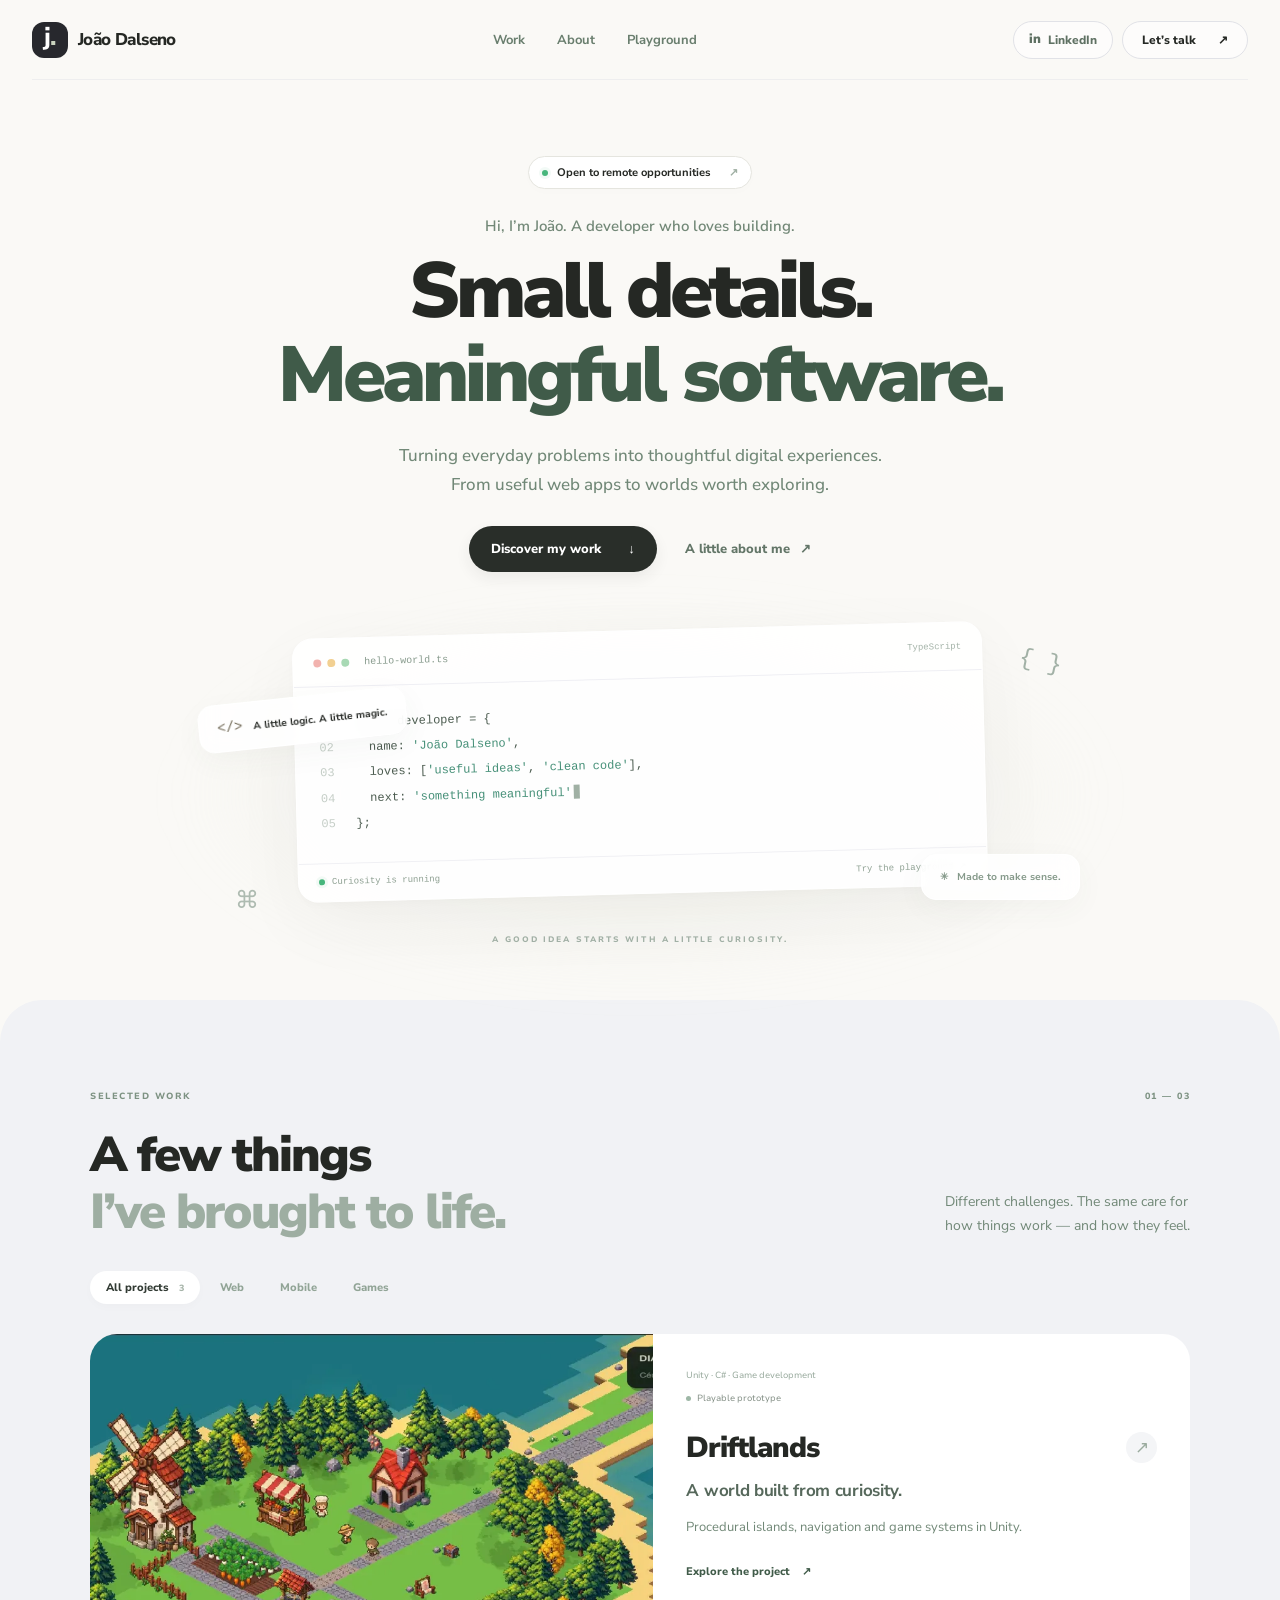
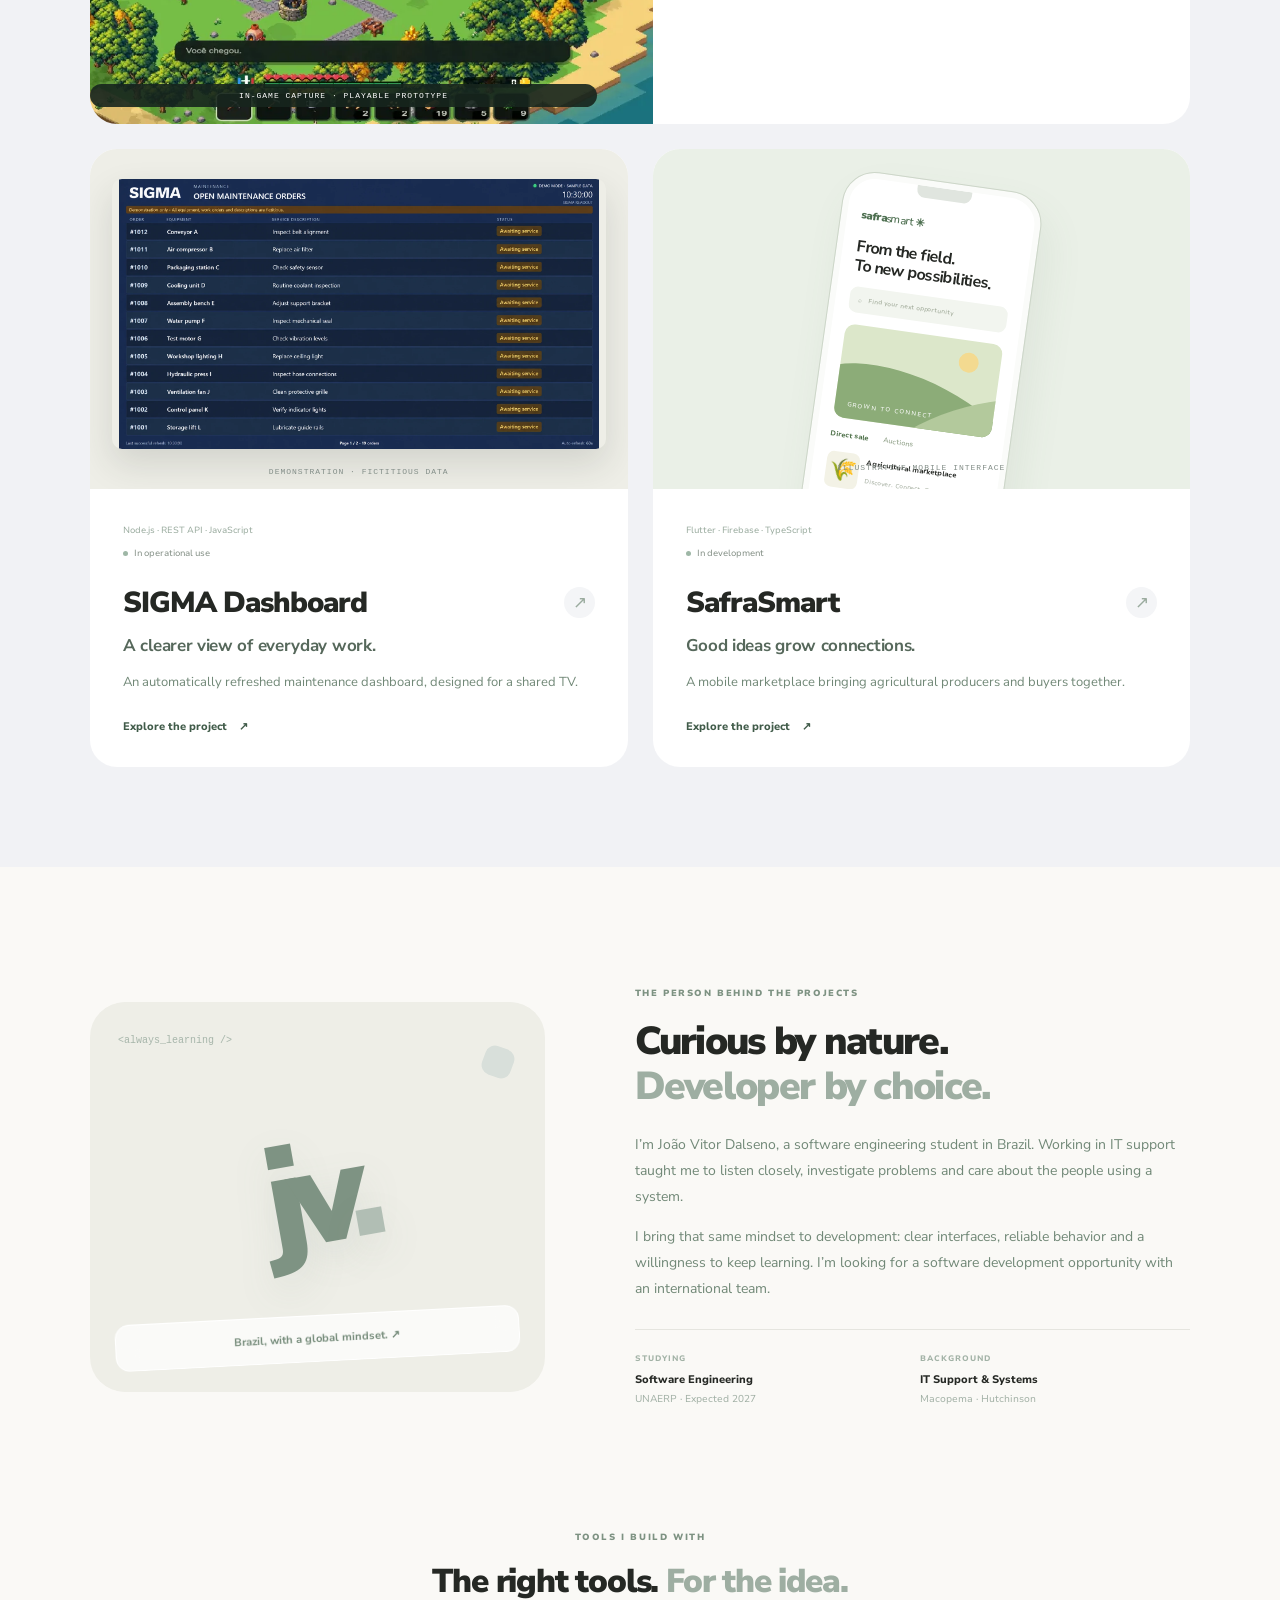
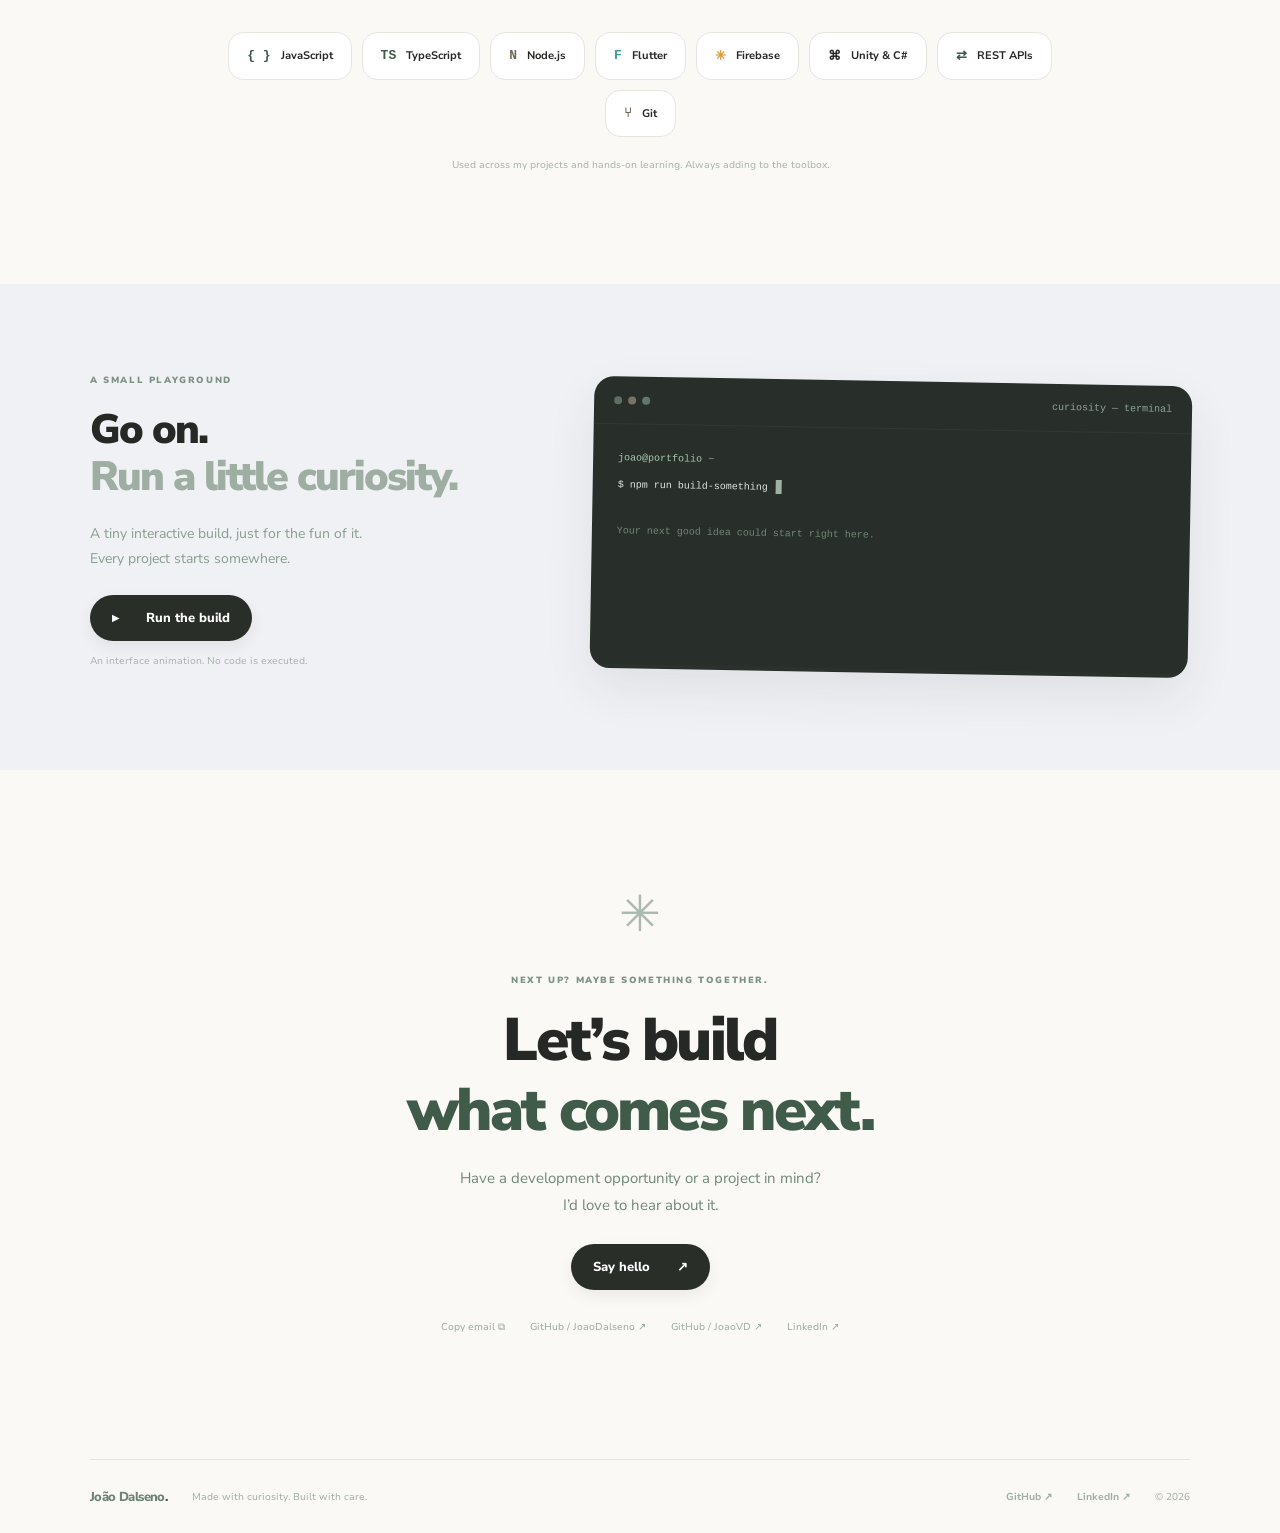
<file: index.html>
<!DOCTYPE html>

<html lang="en"><head><meta charset="utf-8"/><meta content="width=device-width,initial-scale=1" name="viewport"/><title>João Dalseno — Software Developer</title><meta content="Thoughtful software, useful ideas and a little curiosity. Explore João Dalseno’s web, mobile and game development projects." name="description"/><meta content="#fafafa" name="theme-color"/><meta content="João Dalseno — Software Developer" property="og:title"/><meta content="Thoughtful software, useful ideas and a little curiosity. Explore João Dalseno’s web, mobile and game development projects." property="og:description"/><link href="https://joaovd.github.io/" rel="canonical"/><link href="/assets/favicon.svg" rel="icon" type="image/svg+xml"/><link href="https://fonts.googleapis.com" rel="preconnect"/><link crossorigin="" href="https://fonts.gstatic.com" rel="preconnect"/><link href="https://fonts.googleapis.com/css2?family=Nunito+Sans:wght@400;500;600;700;800;900&amp;display=swap" rel="stylesheet"/><link href="/assets/css/styles.css" rel="stylesheet"/><script defer="" src="/assets/js/main.js"></script></head><body><a class="skip" href="#main">Skip to content</a><header class="nav"><a aria-label="João Dalseno home" class="brand" href="/"><span class="brand-icon">j<span>.</span></span><span>João Dalseno</span></a><nav aria-label="Main navigation"><a href="/#work">Work</a><a href="/#about">About</a><a href="/#playground">Playground</a></nav><div class="nav-actions"><a aria-label="View João Dalseno on LinkedIn (opens in a new tab)" class="nav-linkedin" href="https://www.linkedin.com/in/jo%C3%A3o-vitor-rodrigues-dalseno-0a188417a/" rel="noopener noreferrer" target="_blank"><span aria-hidden="true" class="linkedin-icon">in</span><span class="linkedin-label">LinkedIn</span></a><a class="nav-contact" href="mailto:joaovitordalseno@gmail.com">Let’s talk <span>↗</span></a></div></header><main id="main"><section class="hero wrap"><div class="availability"><i></i> Open to remote opportunities <span>↗</span></div><p class="intro">Hi, I’m João. A developer who loves building.</p><h1>Small details.<br/><span class="gradient-text">Meaningful software.</span></h1><p class="hero-copy">Turning everyday problems into thoughtful digital experiences.<br class="desktop-break"/> From useful web apps to worlds worth exploring.</p><div class="hero-actions"><a class="button primary" href="#work">Discover my work <span>↓</span></a><a class="text-link" href="#about">A little about me <span>↗</span></a></div><div aria-label="Interactive code illustration" class="hero-stage"><span aria-hidden="true" class="floating-chip chip-one"><span class="purple">&lt;/&gt;</span> A little logic. A little magic.</span><span aria-hidden="true" class="floating-chip chip-two">✳   Made to make sense.</span><div aria-hidden="true" class="code-orbit orbit-one">{ }</div><div aria-hidden="true" class="code-orbit orbit-two">⌘</div><div class="code-window"><div class="window-bar"><div class="dots"><i></i><i></i><i></i></div><span>hello-world.ts</span><span class="window-language">TypeScript</span></div><div class="window-code"><div><span class="line-number">01</span><span class="syntax-purple">const</span> developer = {</div><div><span class="line-number">02</span>  name: <span class="syntax-green">'João Dalseno'</span>,</div><div><span class="line-number">03</span>  loves: [<span class="syntax-green">'useful ideas'</span>, <span class="syntax-green">'clean code'</span>],</div><div><span class="line-number">04</span>  next: <span class="syntax-green" id="typing-text">'something meaningful'</span><span class="caret"></span></div><div><span class="line-number">05</span>};</div></div><div class="window-bottom"><span><i></i> Curiosity is running</span><a href="#playground">Try the playground <span>↗</span></a></div></div><span class="stage-caption">A GOOD IDEA STARTS WITH A LITTLE CURIOSITY.</span></div></section>
<section class="work-section" id="work"><div class="wrap"><div class="section-label reveal"><span>SELECTED WORK</span><span>01 — 03</span></div><div class="section-heading reveal"><h2>A few things<br/><span>I’ve brought to life.</span></h2><p>Different challenges. The same care for<br class="desktop-break"/> how things work — and how they feel.</p></div><div aria-label="Filter projects" class="filters reveal" role="group"><button aria-pressed="true" class="active" data-filter="all">All projects <span>3</span></button><button aria-pressed="false" data-filter="web">Web</button><button aria-pressed="false" data-filter="mobile">Mobile</button><button aria-pressed="false" data-filter="games">Games</button></div><p class="sr-only" id="filter-status" role="status">Showing all 3 projects</p><div class="projects"><article class="project reveal driftlands" data-category="games"><a aria-label="Explore Driftlands" class="project-link" href="projects/driftlands.html"><div class="project-visual"><img class="driftlands-card-image" src="/assets/media/driftlands/daytime.webp" width="1440" height="621" alt="Driftlands gameplay: an island village with a windmill, crops and player HUD." loading="lazy" decoding="async"/><span class="art-caption">IN-GAME CAPTURE · PLAYABLE PROTOTYPE</span></div><div class="project-content"><div class="project-meta"><span>Unity · C# · Game development</span><span class="project-status">Playable prototype</span></div><h3>Driftlands<span class="circle-arrow">↗</span></h3><p class="project-tagline">A world built from curiosity.</p><p>Procedural islands, navigation and game systems in Unity.</p><span class="read-case">Explore the project <span>↗</span></span></div></a></article><article class="project reveal sigma" data-category="web"><a aria-label="Explore SIGMA Dashboard" class="project-link" href="projects/sigma.html"><div class="project-visual sigma-card-preview"><img alt="SIGMA maintenance dashboard showing fictitious work orders and sample equipment." decoding="async" height="940" loading="lazy" src="/assets/images/sigma-dashboard-demo.webp" width="1672"/><span class="art-caption">DEMONSTRATION · FICTITIOUS DATA</span></div><div class="project-content"><div class="project-meta"><span>Node.js · REST API · JavaScript</span><span class="project-status">In operational use</span></div><h3>SIGMA Dashboard<span class="circle-arrow">↗</span></h3><p class="project-tagline">A clearer view of everyday work.</p><p>An automatically refreshed maintenance dashboard, designed for a shared TV.</p><span class="read-case">Explore the project <span>↗</span></span></div></a></article><article class="project reveal safrasmart" data-category="mobile"><a aria-label="Explore SafraSmart" class="project-link" href="projects/safrasmart.html"><div class="project-visual"><div class="phone"><div class="phone-camera"></div><div class="phone-app"><div class="phone-brand">safra<span>smart</span> ✳</div><h4>From the field.<br/>To new possibilities.</h4><div class="phone-search">⌕   Find your next opportunity</div><div class="crop-art"><div class="sun"></div><div class="field field-a"></div><div class="field field-b"></div><span>GROWN TO CONNECT</span></div><div class="phone-tabs"><b>Direct sale</b><span>Auctions</span></div><div class="phone-product"><span>🌾</span><div><strong>Agricultural marketplace</strong><small>Discover. Connect. Grow.</small></div></div></div></div><span class="art-caption">ILLUSTRATIVE MOBILE INTERFACE</span></div><div class="project-content"><div class="project-meta"><span>Flutter · Firebase · TypeScript</span><span class="project-status">In development</span></div><h3>SafraSmart<span class="circle-arrow">↗</span></h3><p class="project-tagline">Good ideas grow connections.</p><p>A mobile marketplace bringing agricultural producers and buyers together.</p><span class="read-case">Explore the project <span>↗</span></span></div></a></article></div></div></section>
<section class="about wrap" id="about"><div aria-hidden="true" class="about-portrait reveal"><div class="avatar-monogram">jv<span>.</span></div><span class="portrait-chip">Brazil, with a global mindset. ↗</span><span class="portrait-code">&lt;always_learning /&gt;</span><div class="portrait-dot"></div></div><div class="about-copy reveal"><p class="eyebrow">THE PERSON BEHIND THE PROJECTS</p><h2>Curious by nature.<br/><span>Developer by choice.</span></h2><p>I’m João Vitor Dalseno, a software engineering student in Brazil. Working in IT support taught me to listen closely, investigate problems and care about the people using a system.</p><p>I bring that same mindset to development: clear interfaces, reliable behavior and a willingness to keep learning. I’m looking for a software development opportunity with an international team.</p><div class="about-facts"><div><span>STUDYING</span><strong>Software Engineering</strong><small>UNAERP · Expected 2027</small></div><div><span>BACKGROUND</span><strong>IT Support &amp; Systems</strong><small>Macopema · Hutchinson</small></div></div></div></section>
<section class="toolbox wrap reveal"><p class="eyebrow">TOOLS I BUILD WITH</p><h2>The right tools.<span> For the idea.</span></h2><div class="tech-list"><span><b class="blue">{ }</b> JavaScript</span><span><b class="blue">TS</b> TypeScript</span><span><b class="purple">N</b> Node.js</span><span><b class="teal">F</b> Flutter</span><span><b class="amber">✳</b> Firebase</span><span><b>⌘</b> Unity &amp; C#</span><span><b class="blue">⇄</b> REST APIs</span><span><b class="purple">⑂</b> Git</span></div><p class="fine-print">Used across my projects and hands-on learning. Always adding to the toolbox.</p></section>
<section class="playground-section" id="playground"><div class="wrap playground-layout"><div class="reveal"><p class="eyebrow">A SMALL PLAYGROUND</p><h2>Go on.<br/><span>Run a little curiosity.</span></h2><p>A tiny interactive build, just for the fun of it.<br/>Every project starts somewhere.</p><button class="button primary" id="run-build"><span class="play-icon">▶</span> Run the build</button><p class="fine-print">An interface animation. No code is executed.</p></div><div class="terminal reveal"><div class="terminal-bar"><div class="dots"><i></i><i></i><i></i></div><span>curiosity — terminal</span></div><div aria-live="polite" class="terminal-content" id="terminal-output" role="log"><p><span class="syntax-green">joao@portfolio</span> <span class="muted">~</span></p><p>$ npm run build-something <span class="caret"></span></p><p class="terminal-hint">Your next good idea could start right here.</p></div><div class="build-progress"><span id="build-progress"></span></div></div></div></section>
<section class="contact wrap reveal" id="contact"><span aria-hidden="true" class="contact-symbol">✳</span><p class="eyebrow">NEXT UP? MAYBE SOMETHING TOGETHER.</p><h2>Let’s build<br/><span class="gradient-text">what comes next.</span></h2><p>Have a development opportunity or a project in mind?<br/>I’d love to hear about it.</p><a class="button primary" href="mailto:joaovitordalseno@gmail.com">Say hello <span>↗</span></a><div class="contact-links"><button id="copy-email">Copy email <span>⧉</span></button><a href="https://github.com/JoaoDalseno" rel="noopener noreferrer" target="_blank">GitHub / JoaoDalseno ↗</a><a href="https://github.com/JoaoVD" rel="noopener noreferrer" target="_blank">GitHub / JoaoVD ↗</a><a aria-label="View João Dalseno on LinkedIn (opens in a new tab)" href="https://www.linkedin.com/in/jo%C3%A3o-vitor-rodrigues-dalseno-0a188417a/" rel="noopener noreferrer" target="_blank">LinkedIn ↗</a></div><p class="copy-status" id="copy-status" role="status"></p></section></main><footer class="wrap"><a class="brand" href="/">João Dalseno<span class="blue">.</span></a><p>Made with curiosity. Built with care.</p><a href="https://github.com/JoaoDalseno" rel="noopener noreferrer" target="_blank">GitHub ↗</a><a aria-label="View João Dalseno on LinkedIn (opens in a new tab)" href="https://www.linkedin.com/in/jo%C3%A3o-vitor-rodrigues-dalseno-0a188417a/" rel="noopener noreferrer" target="_blank">LinkedIn ↗</a><span>© 2026</span></footer></body></html>
</file>
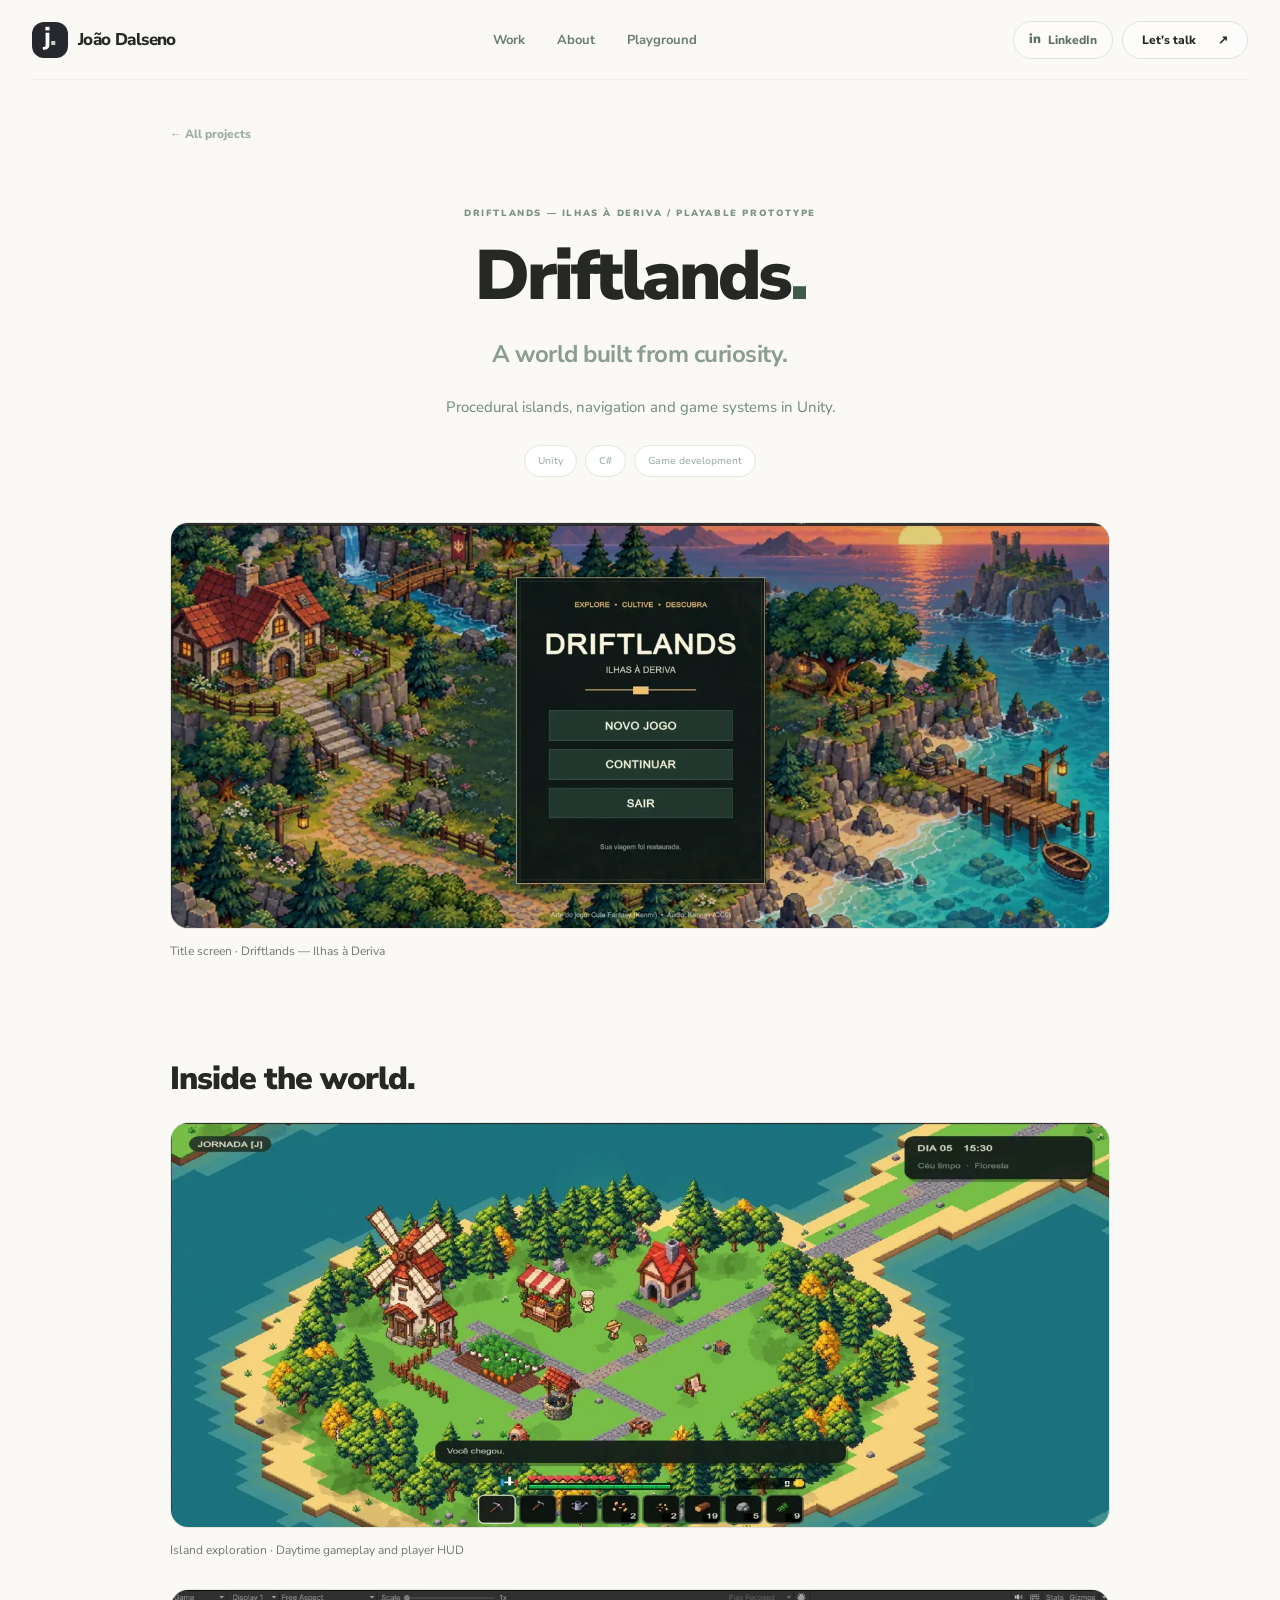
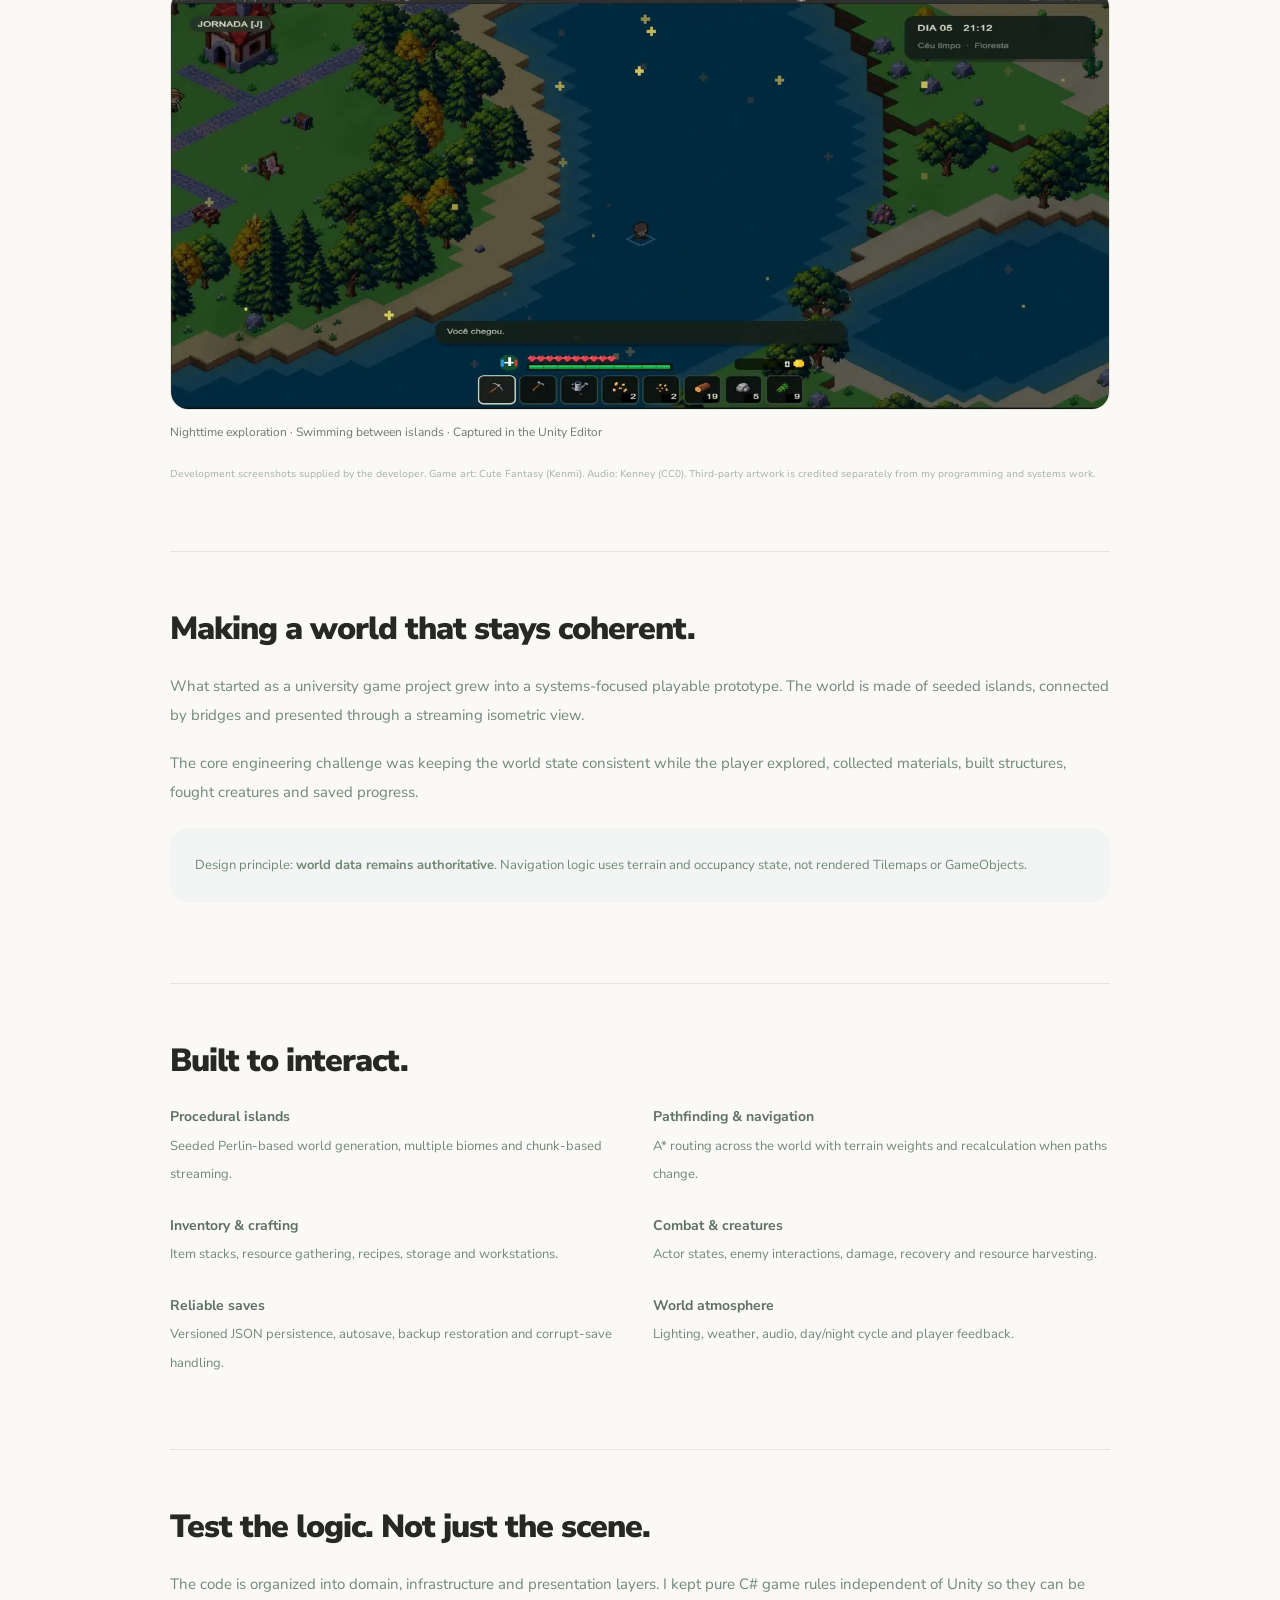
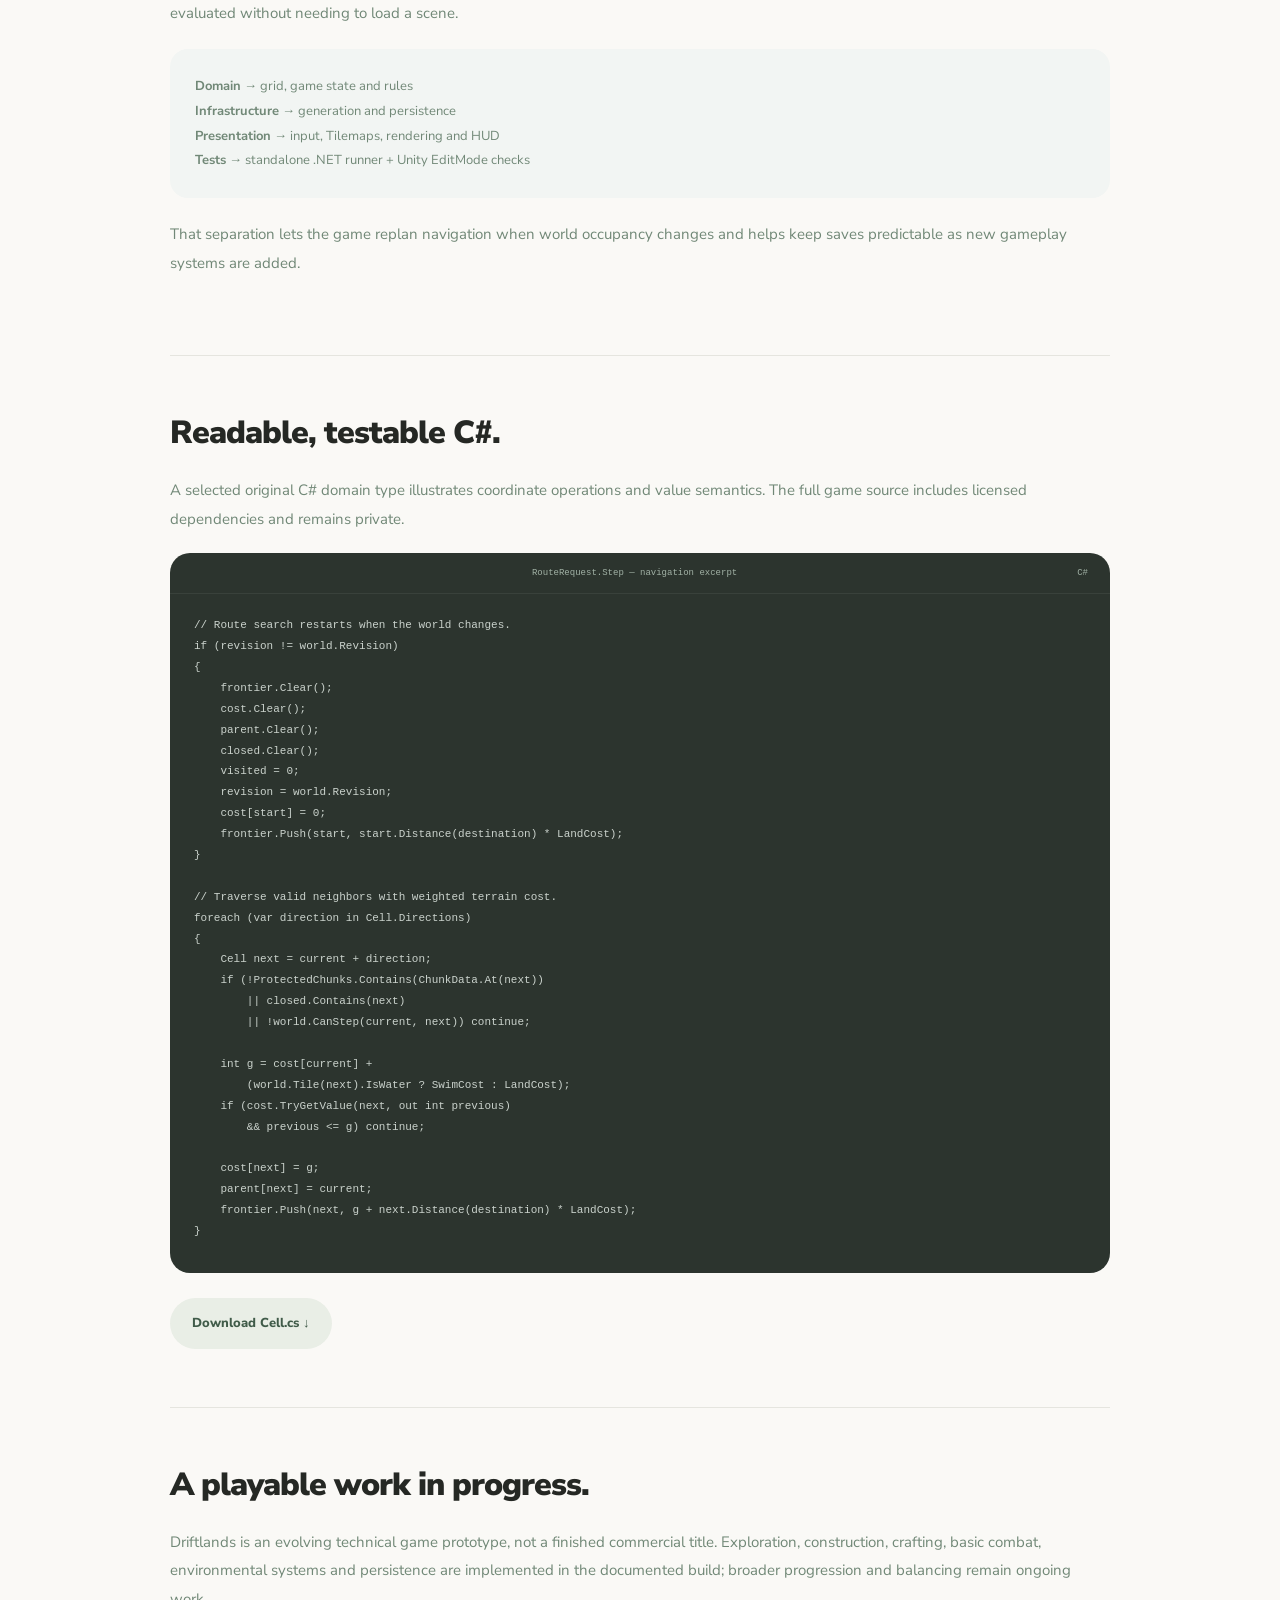
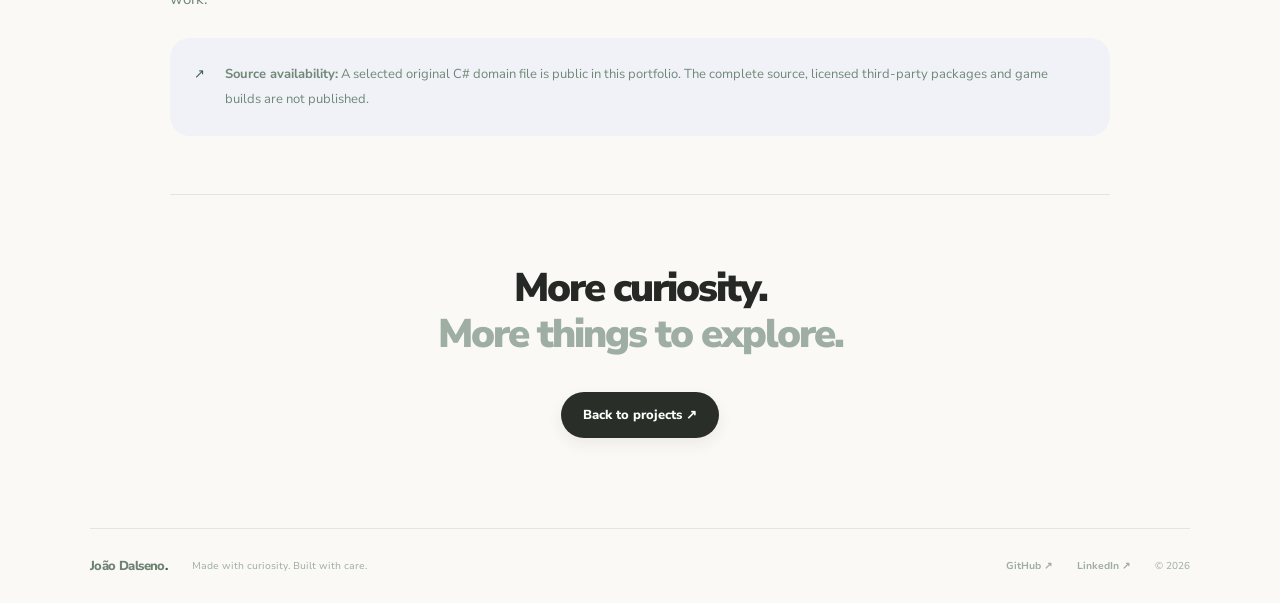
<file: projects/driftlands.html>
<!DOCTYPE html>
<html lang="en"><head><meta charset="utf-8"/><meta content="width=device-width,initial-scale=1" name="viewport"/><title>Driftlands — João Dalseno</title><meta content="Procedural islands, navigation and game systems in Unity." name="description"/><meta content="#fafafa" name="theme-color"/><meta content="Driftlands — João Dalseno" property="og:title"/><meta content="Procedural islands, navigation and game systems in Unity." property="og:description"/><link href="https://joaovd.github.io/projects/driftlands.html" rel="canonical"/><link href="/assets/favicon.svg" rel="icon" type="image/svg+xml"/><link href="https://fonts.googleapis.com" rel="preconnect"/><link crossorigin="" href="https://fonts.gstatic.com" rel="preconnect"/><link href="https://fonts.googleapis.com/css2?family=Nunito+Sans:wght@400;500;600;700;800;900&amp;display=swap" rel="stylesheet"/><link href="/assets/css/styles.css" rel="stylesheet"/><script defer="" src="/assets/js/main.js"></script></head><body><a class="skip" href="#main">Skip to content</a><header class="nav"><a aria-label="João Dalseno home" class="brand" href="/"><span class="brand-icon">j<span>.</span></span><span>João Dalseno</span></a><nav aria-label="Main navigation"><a href="/#work">Work</a><a href="/#about">About</a><a href="/#playground">Playground</a></nav><div class="nav-actions"><a aria-label="View João Dalseno on LinkedIn (opens in a new tab)" class="nav-linkedin" href="https://www.linkedin.com/in/jo%C3%A3o-vitor-rodrigues-dalseno-0a188417a/" rel="noopener noreferrer" target="_blank"><span aria-hidden="true" class="linkedin-icon">in</span><span class="linkedin-label">LinkedIn</span></a><a class="nav-contact" href="mailto:joaovitordalseno@gmail.com">Let’s talk <span>↗</span></a></div></header><main class="case-main wrap" id="main"><a class="back-link" href="/#work">← All projects</a><section class="case-heading"><p class="eyebrow">DRIFTLANDS — ILHAS À DERIVA / PLAYABLE PROTOTYPE</p><h1>Driftlands<span class="blue">.</span></h1><p class="case-tagline">A world built from curiosity.</p><p class="case-description">Procedural islands, navigation and game systems in Unity.</p><div class="case-stack"><span>Unity</span><span>C#</span><span>Game development</span></div></section><figure class="driftlands-cover"><a href="/assets/media/driftlands/menu.webp" target="_blank" rel="noopener noreferrer"><img src="/assets/media/driftlands/menu.webp" width="1440" height="623" alt="Driftlands title screen with a coastal island landscape and game menu." decoding="async" fetchpriority="high"/></a><figcaption>Title screen · Driftlands — Ilhas à Deriva</figcaption></figure><section class="case-block reveal"><h2>Inside the world.</h2><div class="driftlands-gallery"><figure><a href="/assets/media/driftlands/daytime.webp" target="_blank" rel="noopener noreferrer"><img src="/assets/media/driftlands/daytime.webp" width="1440" height="621" alt="Daytime gameplay showing an island village, windmill, crop plots and inventory toolbar." loading="lazy" decoding="async"/></a><figcaption>Island exploration · Daytime gameplay and player HUD</figcaption></figure><figure><a href="/assets/media/driftlands/nighttime.webp" target="_blank" rel="noopener noreferrer"><img src="/assets/media/driftlands/nighttime.webp" width="1440" height="643" alt="Nighttime gameplay captured in the Unity Editor, showing the player swimming between islands." loading="lazy" decoding="async"/></a><figcaption>Nighttime exploration · Swimming between islands · Captured in the Unity Editor</figcaption></figure></div><p class="fine-print">Development screenshots supplied by the developer. Game art: Cute Fantasy (Kenmi). Audio: Kenney (CC0). Third-party artwork is credited separately from my programming and systems work.</p></section><section class="case-block reveal"><h2>Making a world that stays coherent.</h2><div class="case-prose"><p>What started as a university game project grew into a systems-focused playable prototype. The world is made of seeded islands, connected by bridges and presented through a streaming isometric view.</p><p>The core engineering challenge was keeping the world state consistent while the player explored, collected materials, built structures, fought creatures and saved progress.</p><div class="case-highlight">Design principle: <strong>world data remains authoritative</strong>. Navigation logic uses terrain and occupancy state, not rendered Tilemaps or GameObjects.</div></div></section><section class="case-block reveal"><h2>Built to interact.</h2><div class="case-prose"><ul class="case-list"><li><strong>Procedural islands</strong><span>Seeded Perlin-based world generation, multiple biomes and chunk-based streaming.</span></li><li><strong>Pathfinding &amp; navigation</strong><span>A* routing across the world with terrain weights and recalculation when paths change.</span></li><li><strong>Inventory &amp; crafting</strong><span>Item stacks, resource gathering, recipes, storage and workstations.</span></li><li><strong>Combat &amp; creatures</strong><span>Actor states, enemy interactions, damage, recovery and resource harvesting.</span></li><li><strong>Reliable saves</strong><span>Versioned JSON persistence, autosave, backup restoration and corrupt-save handling.</span></li><li><strong>World atmosphere</strong><span>Lighting, weather, audio, day/night cycle and player feedback.</span></li></ul></div></section><section class="case-block reveal"><h2>Test the logic. Not just the scene.</h2><div class="case-prose"><p>The code is organized into domain, infrastructure and presentation layers. I kept pure C# game rules independent of Unity so they can be evaluated without needing to load a scene.</p><div class="case-highlight"><strong>Domain</strong> → grid, game state and rules<br/><strong>Infrastructure</strong> → generation and persistence<br/><strong>Presentation</strong> → input, Tilemaps, rendering and HUD<br/><strong>Tests</strong> → standalone .NET runner + Unity EditMode checks</div><p>That separation lets the game replan navigation when world occupancy changes and helps keep saves predictable as new gameplay systems are added.</p></div></section><section class="case-block reveal"><h2>Readable, testable C#.</h2><div class="case-prose"><p>A selected original C# domain type illustrates coordinate operations and value semantics. The full game source includes licensed dependencies and remains private.</p><div class="code-preview"><div class="code-preview-header"><div class="code-dots"><i></i><i></i><i></i></div><span>RouteRequest.Step — navigation excerpt</span><span>C#</span></div><pre><code>// Route search restarts when the world changes.
if (revision != world.Revision)
{
    frontier.Clear();
    cost.Clear();
    parent.Clear();
    closed.Clear();
    visited = 0;
    revision = world.Revision;
    cost[start] = 0;
    frontier.Push(start, start.Distance(destination) * LandCost);
}

// Traverse valid neighbors with weighted terrain cost.
foreach (var direction in Cell.Directions)
{
    Cell next = current + direction;
    if (!ProtectedChunks.Contains(ChunkData.At(next))
        || closed.Contains(next)
        || !world.CanStep(current, next)) continue;

    int g = cost[current] +
        (world.Tile(next).IsWater ? SwimCost : LandCost);
    if (cost.TryGetValue(next, out int previous)
        &amp;&amp; previous &lt;= g) continue;

    cost[next] = g;
    parent[next] = current;
    frontier.Push(next, g + next.Distance(destination) * LandCost);
}</code></pre></div><a class="button secondary" download="" href="/code/Cell.cs">Download Cell.cs ↓</a></div></section><section class="case-block reveal"><h2>A playable work in progress.</h2><div class="case-prose"><p class="case-final-copy">Driftlands is an evolving technical game prototype, not a finished commercial title. Exploration, construction, crafting, basic combat, environmental systems and persistence are implemented in the documented build; broader progression and balancing remain ongoing work.</p><div class="case-callout" style="margin-top:25px"><span class="callout-mark">↗</span><p><strong>Source availability:</strong> A selected original C# domain file is public in this portfolio. The complete source, licensed third-party packages and game builds are not published.</p></div></div></section><div class="case-end"><h2>More curiosity.<br/><span>More things to explore.</span></h2><a class="button primary" href="/#work">Back to projects ↗</a></div></main><footer class="wrap"><a class="brand" href="/">João Dalseno<span class="blue">.</span></a><p>Made with curiosity. Built with care.</p><a href="https://github.com/JoaoDalseno" rel="noopener noreferrer" target="_blank">GitHub ↗</a><a aria-label="View João Dalseno on LinkedIn (opens in a new tab)" href="https://www.linkedin.com/in/jo%C3%A3o-vitor-rodrigues-dalseno-0a188417a/" rel="noopener noreferrer" target="_blank">LinkedIn ↗</a><span>© 2026</span></footer></body></html>
</file>
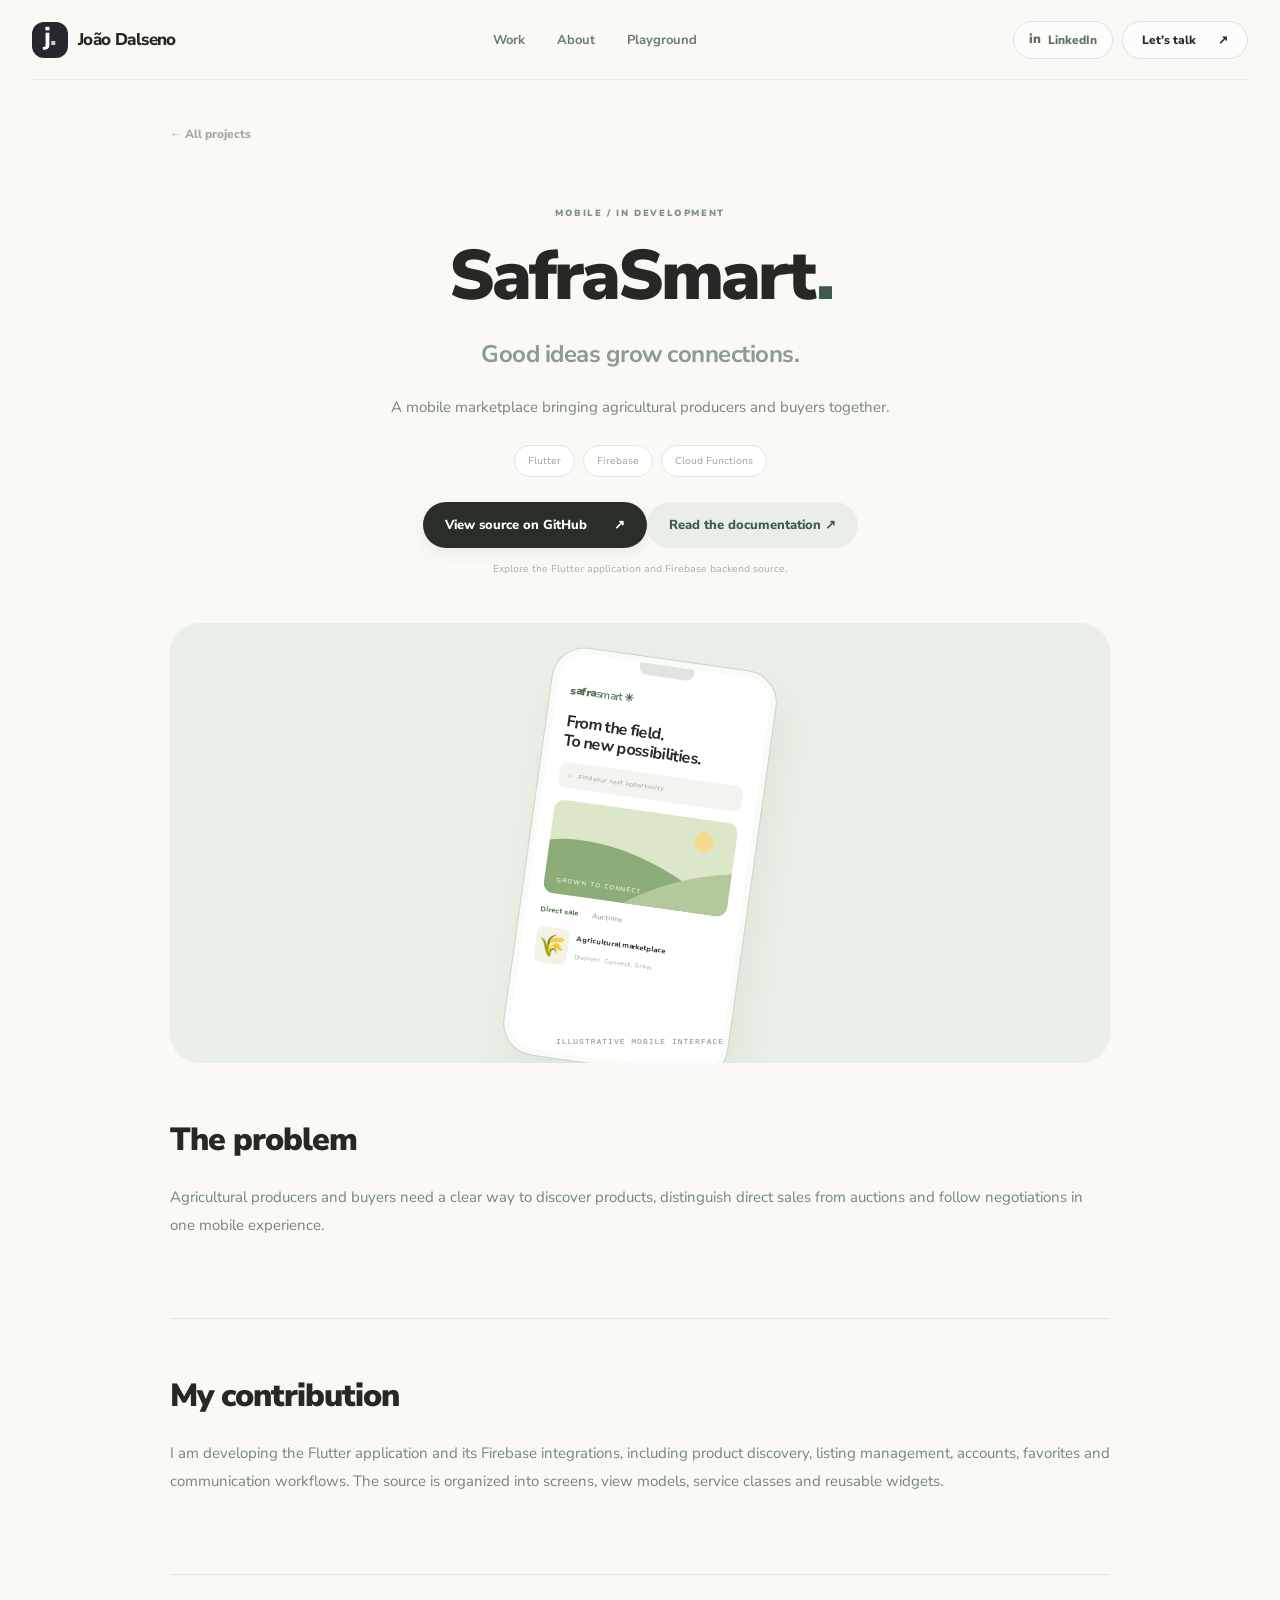
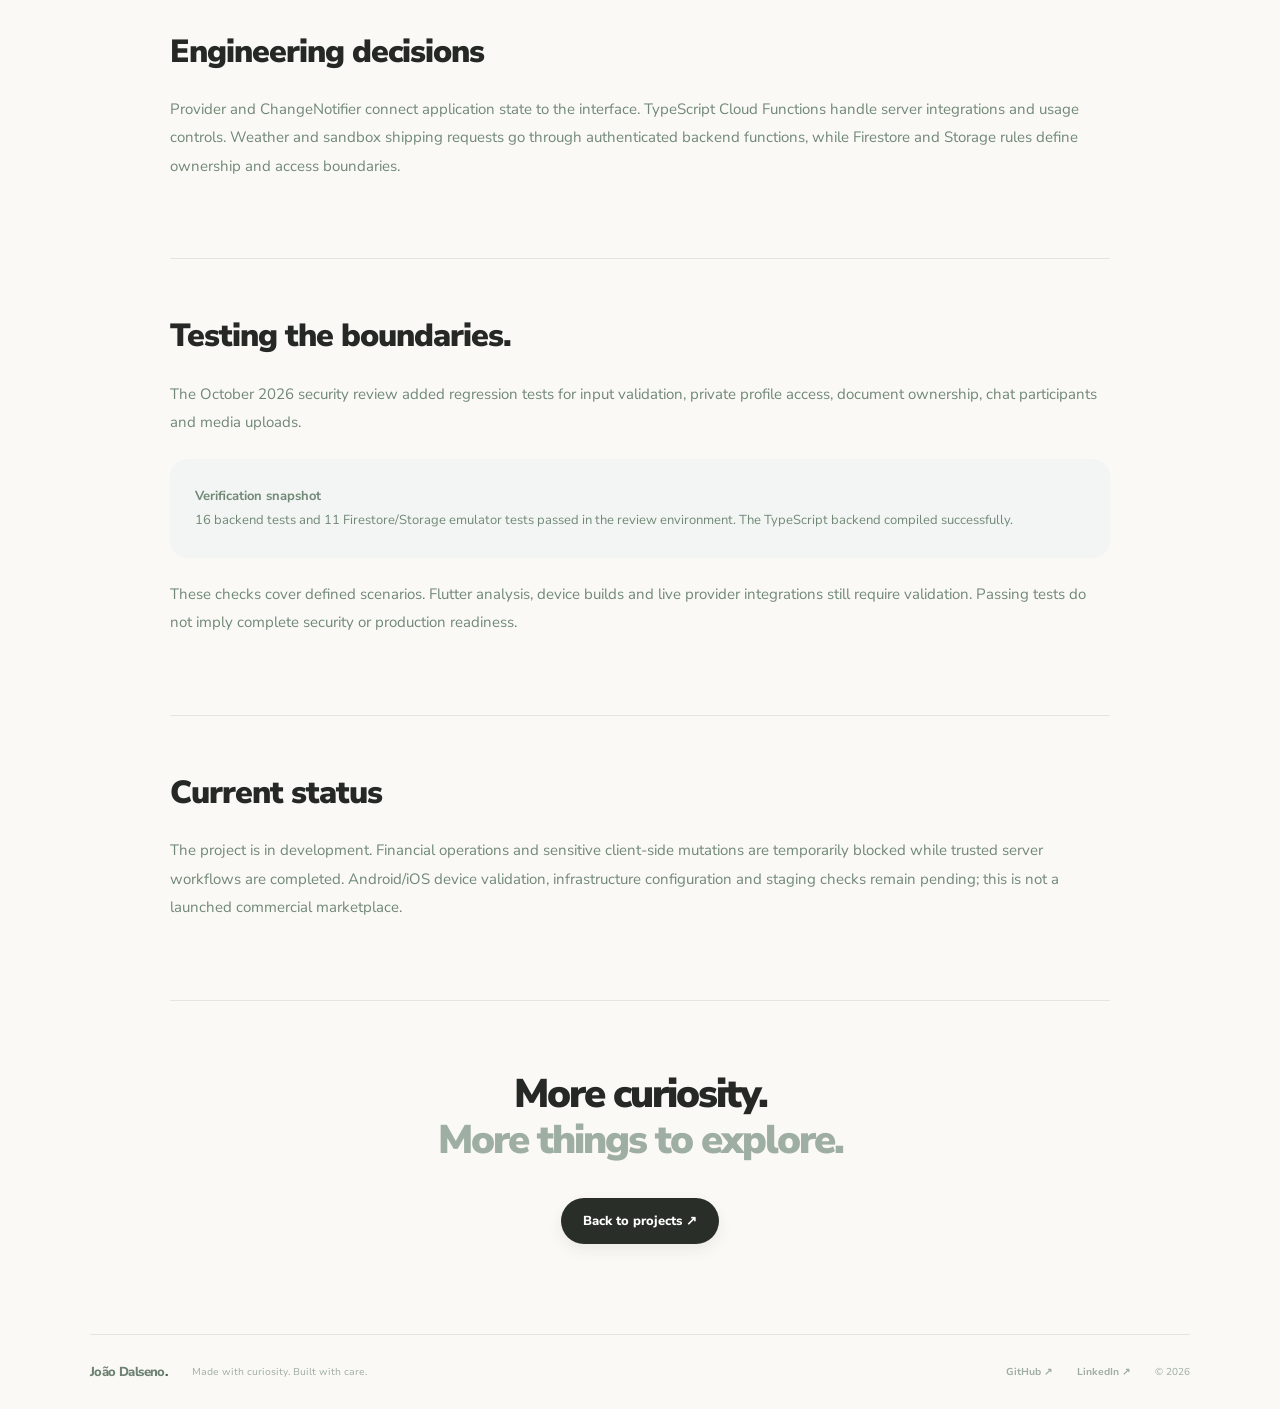
<file: projects/safrasmart.html>
<!DOCTYPE html>

<html lang="en"><head><meta charset="utf-8"/><meta content="width=device-width,initial-scale=1" name="viewport"/><title>SafraSmart — João Dalseno</title><meta content="A mobile marketplace bringing agricultural producers and buyers together." name="description"/><meta content="#fafafa" name="theme-color"/><meta content="SafraSmart — João Dalseno" property="og:title"/><meta content="A mobile marketplace bringing agricultural producers and buyers together." property="og:description"/><link href="https://joaovd.github.io/projects/safrasmart.html" rel="canonical"/><link href="/assets/favicon.svg" rel="icon" type="image/svg+xml"/><link href="https://fonts.googleapis.com" rel="preconnect"/><link crossorigin="" href="https://fonts.gstatic.com" rel="preconnect"/><link href="https://fonts.googleapis.com/css2?family=Nunito+Sans:wght@400;500;600;700;800;900&amp;display=swap" rel="stylesheet"/><link href="/assets/css/styles.css" rel="stylesheet"/><script defer="" src="/assets/js/main.js"></script></head><body><a class="skip" href="#main">Skip to content</a><header class="nav"><a aria-label="João Dalseno home" class="brand" href="/"><span class="brand-icon">j<span>.</span></span><span>João Dalseno</span></a><nav aria-label="Main navigation"><a href="/#work">Work</a><a href="/#about">About</a><a href="/#playground">Playground</a></nav><div class="nav-actions"><a aria-label="View João Dalseno on LinkedIn (opens in a new tab)" class="nav-linkedin" href="https://www.linkedin.com/in/jo%C3%A3o-vitor-rodrigues-dalseno-0a188417a/" rel="noopener noreferrer" target="_blank"><span aria-hidden="true" class="linkedin-icon">in</span><span class="linkedin-label">LinkedIn</span></a><a class="nav-contact" href="mailto:joaovitordalseno@gmail.com">Let’s talk <span>↗</span></a></div></header><main class="case-main wrap" id="main"><a class="back-link" href="/#work">← All projects</a><section class="case-heading"><p class="eyebrow">MOBILE / IN DEVELOPMENT</p><h1>SafraSmart<span class="blue">.</span></h1><p class="case-tagline">Good ideas grow connections.</p><p class="case-description">A mobile marketplace bringing agricultural producers and buyers together.</p><div class="case-stack"><span>Flutter</span><span>Firebase</span><span>Cloud Functions</span></div><div class="case-actions"><a class="button primary" href="https://github.com/JoaoDalseno/SafraSmart" rel="noopener noreferrer" target="_blank">View source on GitHub <span aria-hidden="true">↗</span></a><a class="button secondary" href="https://github.com/JoaoDalseno/SafraSmart#readme" rel="noopener noreferrer" target="_blank">Read the documentation ↗</a><p class="fine-print">Explore the Flutter application and Firebase backend source.</p></div></section><div class="case-cover safrasmart"><div class="project-visual"><div class="phone"><div class="phone-camera"></div><div class="phone-app"><div class="phone-brand">safra<span>smart</span> ✳</div><h4>From the field.<br/>To new possibilities.</h4><div class="phone-search">⌕   Find your next opportunity</div><div class="crop-art"><div class="sun"></div><div class="field field-a"></div><div class="field field-b"></div><span>GROWN TO CONNECT</span></div><div class="phone-tabs"><b>Direct sale</b><span>Auctions</span></div><div class="phone-product"><span>🌾</span><div><strong>Agricultural marketplace</strong><small>Discover. Connect. Grow.</small></div></div></div></div><span class="art-caption">ILLUSTRATIVE MOBILE INTERFACE</span></div></div><section class="case-block reveal"><h2>The problem</h2><div class="case-prose"><p>Agricultural producers and buyers need a clear way to discover products, distinguish direct sales from auctions and follow negotiations in one mobile experience.</p></div></section><section class="case-block reveal"><h2>My contribution</h2><div class="case-prose"><p>I am developing the Flutter application and its Firebase integrations, including product discovery, listing management, accounts, favorites and communication workflows. The source is organized into screens, view models, service classes and reusable widgets.</p></div></section><section class="case-block reveal"><h2>Engineering decisions</h2><div class="case-prose"><p>Provider and ChangeNotifier connect application state to the interface. TypeScript Cloud Functions handle server integrations and usage controls. Weather and sandbox shipping requests go through authenticated backend functions, while Firestore and Storage rules define ownership and access boundaries.</p></div></section><section class="case-block"><h2>Testing the boundaries.</h2><div class="case-prose"><p>The October 2026 security review added regression tests for input validation, private profile access, document ownership, chat participants and media uploads.</p><div class="case-highlight"><strong>Verification snapshot</strong><br/>16 backend tests and 11 Firestore/Storage emulator tests passed in the review environment. The TypeScript backend compiled successfully.</div><p>These checks cover defined scenarios. Flutter analysis, device builds and live provider integrations still require validation. Passing tests do not imply complete security or production readiness.</p></div></section><section class="case-block reveal"><h2>Current status</h2><div class="case-prose"><p>The project is in development. Financial operations and sensitive client-side mutations are temporarily blocked while trusted server workflows are completed. Android/iOS device validation, infrastructure configuration and staging checks remain pending; this is not a launched commercial marketplace.</p></div></section><div class="case-end"><h2>More curiosity.<br/><span>More things to explore.</span></h2><a class="button primary" href="/#work">Back to projects ↗</a></div></main><footer class="wrap"><a class="brand" href="/">João Dalseno<span class="blue">.</span></a><p>Made with curiosity. Built with care.</p><a href="https://github.com/JoaoDalseno" rel="noopener noreferrer" target="_blank">GitHub ↗</a><a aria-label="View João Dalseno on LinkedIn (opens in a new tab)" href="https://www.linkedin.com/in/jo%C3%A3o-vitor-rodrigues-dalseno-0a188417a/" rel="noopener noreferrer" target="_blank">LinkedIn ↗</a><span>© 2026</span></footer></body></html>
</file>
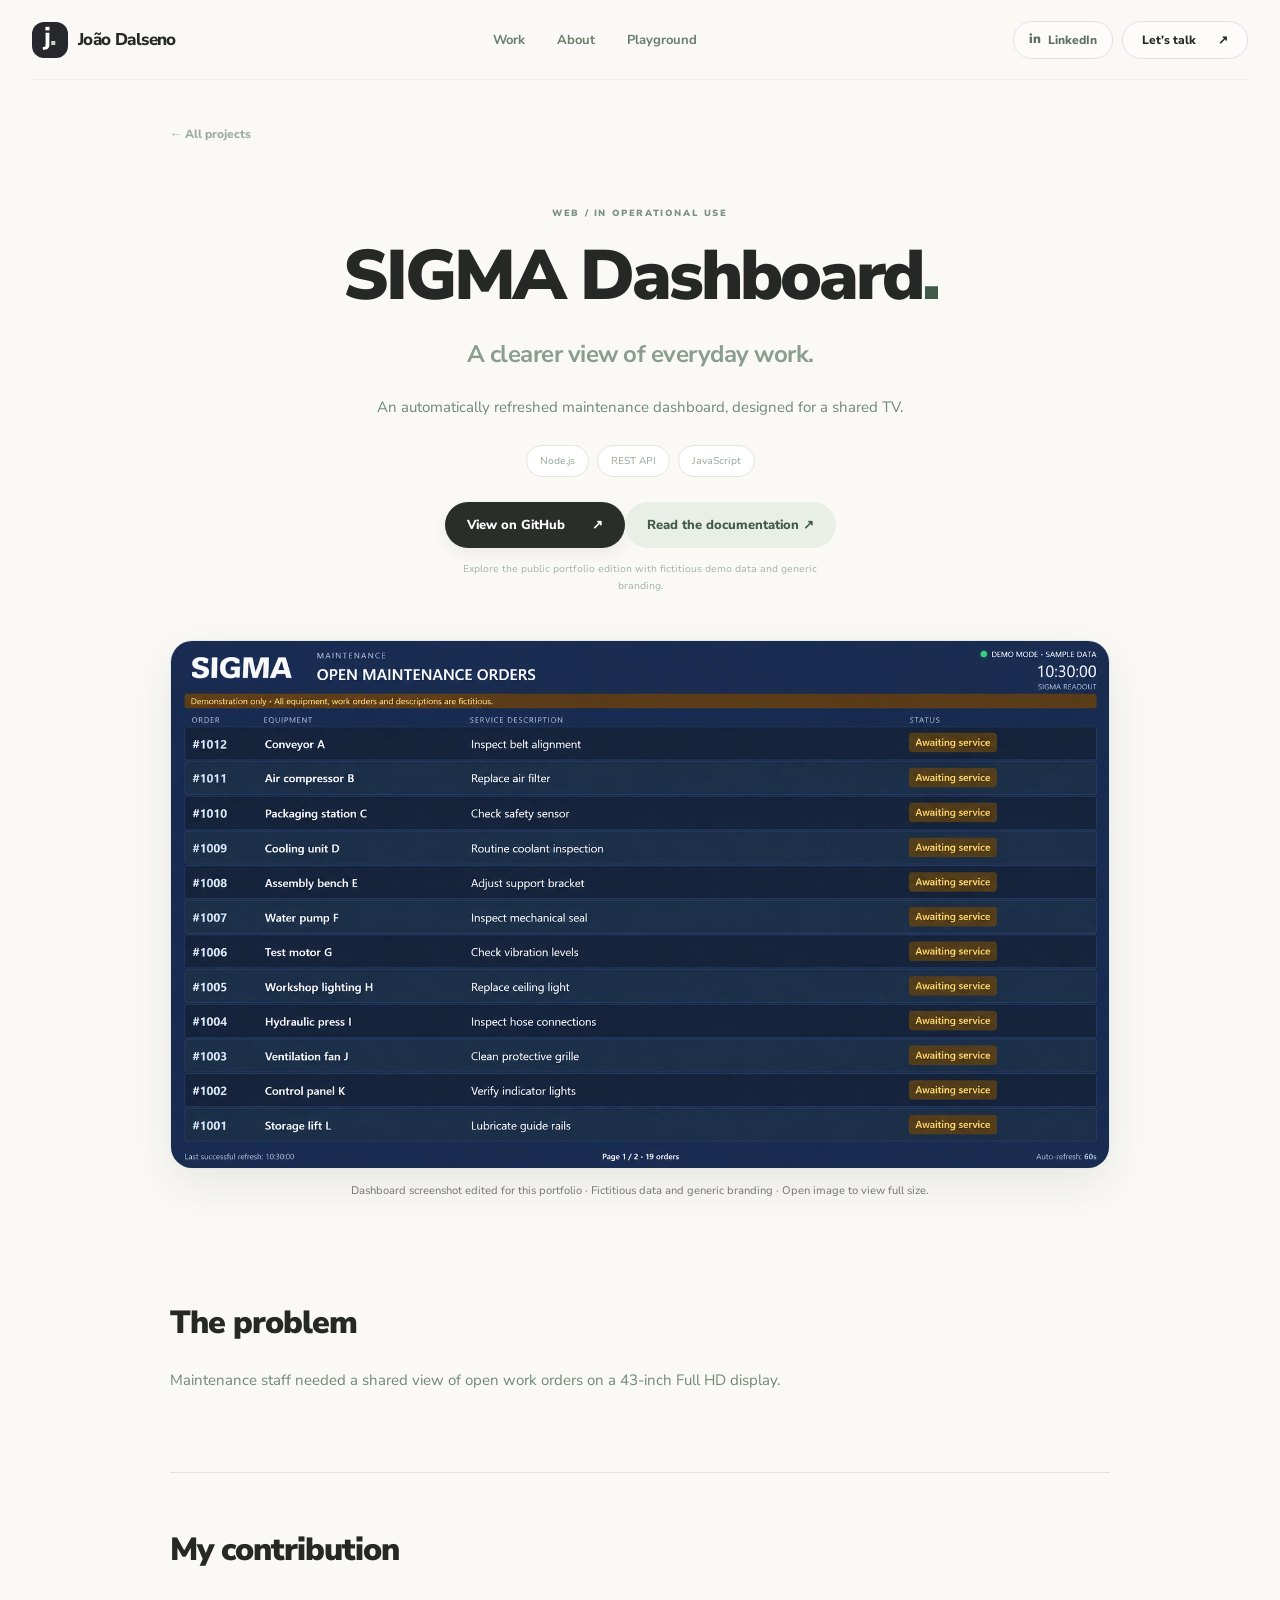
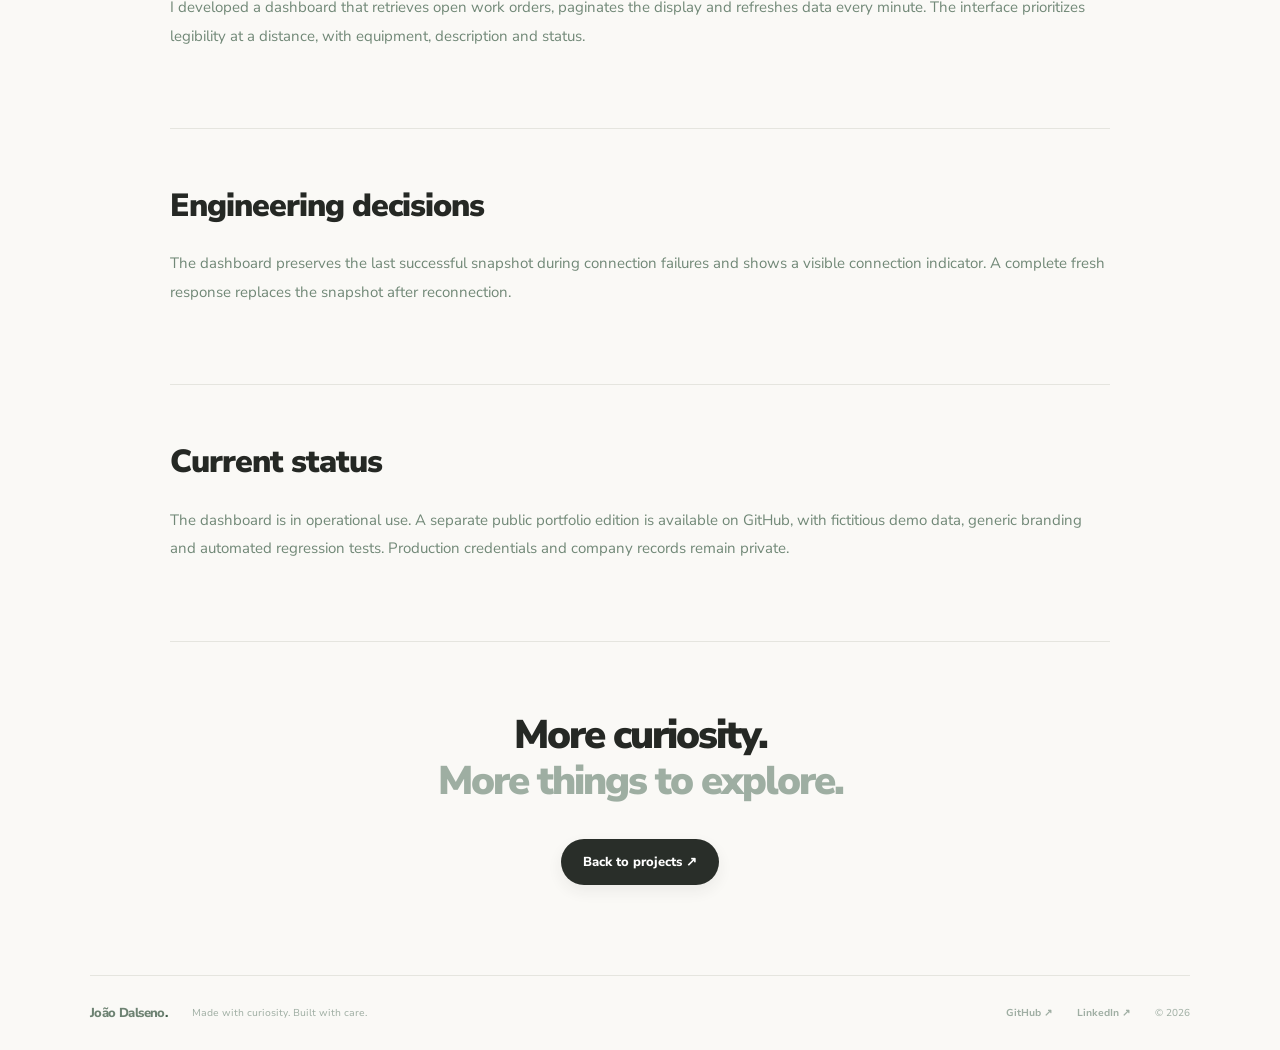
<file: projects/sigma.html>
<!DOCTYPE html>

<html lang="en"><head><meta charset="utf-8"/><meta content="width=device-width,initial-scale=1" name="viewport"/><title>SIGMA Dashboard — João Dalseno</title><meta content="An automatically refreshed maintenance dashboard, designed for a shared TV." name="description"/><meta content="#fafafa" name="theme-color"/><meta content="SIGMA Dashboard — João Dalseno" property="og:title"/><meta content="An automatically refreshed maintenance dashboard, designed for a shared TV." property="og:description"/><link href="https://joaovd.github.io/projects/sigma.html" rel="canonical"/><link href="/assets/favicon.svg" rel="icon" type="image/svg+xml"/><link href="https://fonts.googleapis.com" rel="preconnect"/><link crossorigin="" href="https://fonts.gstatic.com" rel="preconnect"/><link href="https://fonts.googleapis.com/css2?family=Nunito+Sans:wght@400;500;600;700;800;900&amp;display=swap" rel="stylesheet"/><link href="/assets/css/styles.css" rel="stylesheet"/><script defer="" src="/assets/js/main.js"></script></head><body><a class="skip" href="#main">Skip to content</a><header class="nav"><a aria-label="João Dalseno home" class="brand" href="/"><span class="brand-icon">j<span>.</span></span><span>João Dalseno</span></a><nav aria-label="Main navigation"><a href="/#work">Work</a><a href="/#about">About</a><a href="/#playground">Playground</a></nav><div class="nav-actions"><a aria-label="View João Dalseno on LinkedIn (opens in a new tab)" class="nav-linkedin" href="https://www.linkedin.com/in/jo%C3%A3o-vitor-rodrigues-dalseno-0a188417a/" rel="noopener noreferrer" target="_blank"><span aria-hidden="true" class="linkedin-icon">in</span><span class="linkedin-label">LinkedIn</span></a><a class="nav-contact" href="mailto:joaovitordalseno@gmail.com">Let’s talk <span>↗</span></a></div></header><main class="case-main wrap" id="main"><a class="back-link" href="/#work">← All projects</a><section class="case-heading"><p class="eyebrow">WEB / IN OPERATIONAL USE</p><h1>SIGMA Dashboard<span class="blue">.</span></h1><p class="case-tagline">A clearer view of everyday work.</p><p class="case-description">An automatically refreshed maintenance dashboard, designed for a shared TV.</p><div class="case-stack"><span>Node.js</span><span>REST API</span><span>JavaScript</span></div><div class="case-actions"><a class="button primary" href="https://github.com/JoaoVD/Painel_SIGMA" rel="noopener noreferrer" target="_blank">View on GitHub <span aria-hidden="true">↗</span></a><a class="button secondary" href="https://github.com/JoaoVD/Painel_SIGMA#readme" rel="noopener noreferrer" target="_blank">Read the documentation ↗</a><p class="fine-print">Explore the public portfolio edition with fictitious demo data and generic branding.</p></div></section><figure class="sigma-screenshot"><a aria-label="Open full-size SIGMA dashboard demonstration image" href="/assets/images/sigma-dashboard-demo.webp" rel="noopener noreferrer" target="_blank"><img alt="SIGMA maintenance dashboard with twelve fictitious work orders, equipment descriptions and service status." decoding="async" fetchpriority="high" height="940" src="/assets/images/sigma-dashboard-demo.webp" width="1672"/></a><figcaption>Dashboard screenshot edited for this portfolio · Fictitious data and generic branding · Open image to view full size.</figcaption></figure><section class="case-block reveal"><h2>The problem</h2><div class="case-prose"><p>Maintenance staff needed a shared view of open work orders on a 43-inch Full HD display.</p></div></section><section class="case-block reveal"><h2>My contribution</h2><div class="case-prose"><p>I developed a dashboard that retrieves open work orders, paginates the display and refreshes data every minute. The interface prioritizes legibility at a distance, with equipment, description and status.</p></div></section><section class="case-block reveal"><h2>Engineering decisions</h2><div class="case-prose"><p>The dashboard preserves the last successful snapshot during connection failures and shows a visible connection indicator. A complete fresh response replaces the snapshot after reconnection.</p></div></section><section class="case-block reveal"><h2>Current status</h2><div class="case-prose"><p>The dashboard is in operational use. A separate public portfolio edition is available on GitHub, with fictitious demo data, generic branding and automated regression tests. Production credentials and company records remain private.</p></div></section><div class="case-end"><h2>More curiosity.<br/><span>More things to explore.</span></h2><a class="button primary" href="/#work">Back to projects ↗</a></div></main><footer class="wrap"><a class="brand" href="/">João Dalseno<span class="blue">.</span></a><p>Made with curiosity. Built with care.</p><a href="https://github.com/JoaoDalseno" rel="noopener noreferrer" target="_blank">GitHub ↗</a><a aria-label="View João Dalseno on LinkedIn (opens in a new tab)" href="https://www.linkedin.com/in/jo%C3%A3o-vitor-rodrigues-dalseno-0a188417a/" rel="noopener noreferrer" target="_blank">LinkedIn ↗</a><span>© 2026</span></footer></body></html>
</file>
<file: assets/css/styles.css>
:root{--bg:#fafafa;--ink:#202125;--muted:#728877;--blue:#809585;--purple:#96a79a;--line:#e8e9ed;--font:'Nunito Sans',ui-rounded,-apple-system,BlinkMacSystemFont,'Segoe UI',sans-serif;--mono:ui-monospace,SFMono-Regular,Consolas,monospace}*{box-sizing:border-box}html{scroll-behavior:smooth;scroll-padding-top:100px}body{margin:0;background:var(--bg);color:var(--ink);font-family:var(--font);-webkit-font-smoothing:antialiased;overflow-x:clip}a{color:inherit;text-decoration:none}button{font:inherit;cursor:pointer}button,a{-webkit-tap-highlight-color:transparent}button{color:inherit}button:focus-visible,a:focus-visible{outline:3px solid #aebcb2;outline-offset:6px}::selection{background:#eaeeeb}img,svg{max-width:100%}.wrap{max-width:1100px;width:calc(100% - 80px);margin:auto}.blue{color:var(--blue)}.purple{color:var(--purple)}.teal{color:#409b9a}.amber{color:#d99a35}.muted{color:#90a294}.skip{position:fixed;left:20px;top:-80px;background:white;padding:15px;z-index:100}.skip:focus{top:10px}.sr-only{position:absolute;width:1px;height:1px;overflow:hidden;clip:rect(0,0,0,0)}.nav{height:80px;max-width:1260px;width:calc(100% - 64px);margin:auto;display:flex;align-items:center;justify-content:space-between;gap:25px;position:relative;z-index:20;border-bottom:1px solid #eeeeef}.brand{font-size:17px;letter-spacing:-.6px;font-weight:800;display:flex;gap:10px;align-items:center}.brand-icon{background:#27282d;color:white;font-size:25px;border-radius:12px;display:grid;place-items:center;width:36px;height:36px;line-height:1;display:block;text-align:center;padding-top:3px}.brand-icon span{color:#c9d2cb}.nav nav{display:flex;gap:32px;font-size:13px;font-weight:700;color:#697e6e}.nav nav a{transition:color .2s}.nav nav a:hover{color:var(--blue)}.nav-contact{border:1px solid #e1e2e7;border-radius:30px;padding:10px 19px;font-size:12px;font-weight:800;background:#fff9;display:flex;gap:22px}.hero{text-align:center;padding-top:76px}.availability{display:inline-flex;align-items:center;gap:9px;background:#fff;border:1px solid var(--line);border-radius:30px;font-size:11px;padding:8px 13px;font-weight:700;box-shadow:0 3px 10px #262d2803}.availability i,.window-bottom i{width:6px;height:6px;background:#47b67c;border-radius:50%;box-shadow:0 0 0 3px #47b67c12}.availability span{color:#9fafa3;margin-left:9px}.intro{font-size:15px;margin:27px 0 14px;color:#728877;font-weight:600}h1,h2,h3,h4,p{margin-top:0}h1{font-size:clamp(48px,6.1vw,80px);letter-spacing:-4px;line-height:1.08;font-weight:900;margin-bottom:23px}.gradient-text{background:linear-gradient(105deg,#778e7d 10%,#92a497 52%,#9bac9f 95%);background-clip:text;-webkit-background-clip:text;color:transparent}.hero-copy{color:var(--muted);font-size:17px;line-height:1.7;font-weight:500;margin-bottom:27px}.hero-actions{display:flex;justify-content:center;align-items:center;gap:28px}.button{display:inline-flex;align-items:center;justify-content:center;gap:27px;min-height:46px;border:0;border-radius:30px;padding:13px 22px;font-size:13px;font-weight:800;transition:transform .25s,box-shadow .25s,background .25s}.button:hover{transform:translateY(-3px)}.primary{background:var(--blue);color:#fff;box-shadow:0 6px 15px #8095851c}.primary:hover{background:#6b8171;box-shadow:0 8px 22px #80958535}.secondary{background:#f4f5f4;color:#728877}.text-link{font-size:13px;font-weight:800;display:flex;gap:10px;color:#637668}.hero-stage{position:relative;margin:58px auto 0;max-width:860px;min-height:370px;padding:0 85px 47px;perspective:1000px}.hero-stage:before{content:'';position:absolute;inset:-30px -50px 10px;background:radial-gradient(ellipse at 40% 40%,#ebefec88,transparent 63%),radial-gradient(ellipse at 70% 70%,#ebefec88,transparent 60%);filter:blur(25px);z-index:-1}.code-window{position:relative;z-index:2;transform:rotate(-1.5deg);text-align:left;border:1px solid #fff;border-radius:20px;background:#fffffff0;box-shadow:0 22px 70px #3c483f0c,0 3px 8px #3c483f05;overflow:hidden;transition:transform .5s}.code-window:hover{transform:rotate(0) translateY(-3px)}.window-bar,.terminal-bar{height:48px;display:flex;align-items:center;gap:15px;border-bottom:1px solid #efeff4;padding:0 20px;color:#879a8c;font:10px var(--mono)}.dots{display:flex;gap:6px}.dots i{display:block;width:8px;height:8px;border-radius:50%;background:#f2b3ae}.dots i:nth-child(2){background:#f2d091}.dots i:nth-child(3){background:#a8d9b4}.window-language{margin-left:auto;font-size:9px;color:#a4b3a8}.window-code{font:12px/2.1 var(--mono);padding:24px 24px 26px;color:#4c5c50;white-space:nowrap;overflow:auto}.line-number{color:#c5cec7;display:inline-block;width:35px;user-select:none}.syntax-purple{color:#8fa294}.syntax-green{color:#469078}.caret{display:inline-block;width:6px;height:14px;background:#a0b0a4;vertical-align:middle;margin-left:2px;animation:blink 1s steps(2) infinite}.window-bottom{padding:13px 20px;display:flex;justify-content:space-between;gap:10px;border-top:1px solid #f0f0f4;font:9px var(--mono);color:#8d9f91}.window-bottom>span{display:flex;gap:7px;align-items:center}.window-bottom a{color:#90a294}.floating-chip{position:absolute;z-index:3;border-radius:15px;background:#ffffffd9;border:1px solid #fff;box-shadow:0 9px 30px #4c5a4f0b;font-size:10px;font-weight:700;padding:15px 18px;backdrop-filter:blur(10px);animation:float 6s ease-in-out infinite;pointer-events:none}.chip-one{left:-12px;top:66px;transform:rotate(-6deg)}.chip-one>span{margin-right:8px;font:14px var(--mono)}.chip-two{right:-10px;bottom:100px;animation-delay:-3s;color:#869a8b}.code-orbit{position:absolute;color:#a2b1a6;font:24px var(--mono);animation:float 7s ease-in-out infinite}.orbit-one{right:8px;top:18px;transform:rotate(12deg)}.orbit-two{left:25px;bottom:85px;color:#aebbb1}.stage-caption{font-size:8px;letter-spacing:2.1px;position:relative;top:32px;color:#a3b2a7;font-weight:800}.work-section{padding:90px 0 100px;background:#f1f2f5;border-radius:42px 42px 0 0}.section-label{display:flex;justify-content:space-between;font-size:9px;letter-spacing:1.5px;color:#95a699;font-weight:800;margin-bottom:25px}.section-heading{display:flex;justify-content:space-between;align-items:end;gap:30px;margin-bottom:28px}h2{font-size:clamp(32px,4vw,49px);letter-spacing:-2px;line-height:1.16;font-weight:900;margin-bottom:20px}h2>span{color:#9eaea2}.section-heading h2{margin:0}.section-heading>p{font-size:14px;color:#809585;line-height:1.7;margin:0 0 3px}.filters{display:flex;align-items:center;gap:4px;margin:30px 0}.filters button{border:0;background:transparent;padding:9px 16px;border-radius:30px;font-size:11px;font-weight:800;color:#91a496;transition:background .2s,color .2s}.filters button.active{background:white;color:#313a33;box-shadow:0 3px 10px #242c2605}.filters button span{margin-left:7px;color:#a5b3a8;font-size:9px}.projects{display:grid;grid-template-columns:1fr 1fr;gap:25px}.project{border-radius:27px;background:white;overflow:hidden;transition:transform .4s,box-shadow .4s}.project:hover{transform:translateY(-6px);box-shadow:0 22px 45px #3c483f0a}.project.driftlands{grid-column:1/-1}.project-link{display:block;height:100%}.project.driftlands .project-link{display:grid;grid-template-columns:1.05fr 1fr;align-items:stretch}.project-visual{height:340px;position:relative;isolation:isolate;overflow:hidden}.project.driftlands .project-visual{height:100%;min-height:390px;background:#e9eee7}.island-visual{position:absolute;inset:12% 1%;display:grid;place-items:center;transition:transform .7s}.project:hover .island-visual{transform:translateY(-8px) rotate(-2deg)}.island-visual svg{width:100%;border-radius:30px;filter:drop-shadow(0 15px 15px #3e654a1a)}.island-visual svg>path:first-of-type{fill:transparent}.art-caption{position:absolute;bottom:17px;left:0;right:0;text-align:center;color:#838e88;font:8px var(--mono);letter-spacing:1px}.world-seed{position:absolute;top:25px;left:26px;font:9px var(--mono);color:#8e9e92;border-radius:20px;padding:7px 11px;background:#ffffff7a;display:flex;gap:11px;align-items:center}.world-seed i{height:5px;width:5px;background:#83a78d;border-radius:50%}.project-content{padding:33px}.project-meta{font-size:9px;color:#97a99c;line-height:1.8;margin-bottom:22px}.project-status{display:block;font-size:9px;color:#818d83;margin-top:7px}.project-status:before{content:'';display:inline-block;width:5px;height:5px;background:#9eb7a6;border-radius:50%;margin-right:6px}h3{font-size:29px;letter-spacing:-1px;font-weight:900;display:flex;justify-content:space-between;align-items:center;margin-bottom:12px}.circle-arrow{height:31px;width:31px;border-radius:50%;background:#f4f5f7;display:grid;place-items:center;font-size:17px;color:#9aab9e;font-weight:400;transition:background .3s,color .3s}.project:hover .circle-arrow{background:#f2f5f3;color:#809585}.project-content p{font-size:13px;line-height:1.8;color:#879a8c;margin-bottom:20px}.project-content .project-tagline{font-size:17px;line-height:1.4;color:#56685b;font-weight:700;letter-spacing:-.3px;margin-bottom:13px}.read-case{font-size:11px;font-weight:800;color:var(--blue);display:flex;gap:12px;align-items:center;margin-top:24px}.sigma .project-visual{background:#edf0ee}.dashboard-visual{position:absolute;top:43px;left:8%;right:8%;background:#fff;border-radius:12px;box-shadow:0 20px 35px #8c9f911a;padding:19px;transform:rotate(-4deg);transition:transform .6s;color:#516055}.project:hover .dashboard-visual{transform:rotate(0) translateY(-5px)}.dash-top{display:flex;justify-content:space-between;font-size:7px;letter-spacing:1px;color:#9dada1;gap:10px}.dash-top i{display:inline-block;width:4px;height:4px;background:#9caca0;margin-right:3px;border-radius:50%}.dashboard-visual h4{font-size:21px;letter-spacing:-.8px;margin:17px 0}.dash-cols,.dash-row{display:grid;grid-template-columns:.55fr 1.1fr .8fr;gap:7px;align-items:center}.dash-cols{font-size:6px;letter-spacing:1px;color:#a6b4a9;padding-bottom:9px;border-bottom:1px solid #eff1f4}.dash-row{padding:12px 0;border-bottom:1px solid #f2f3f5;font-size:8px}.dash-row>span{color:#acb9af}.dash-row strong{font-weight:700;font-size:8px}.dash-row b{font-size:6px;border-radius:20px;padding:5px 7px;background:#f2f4f2;color:#9aab9e;font-weight:700;justify-self:start;white-space:nowrap}.dash-row b.waiting{color:#ab9b6a;background:#f8f3e7}.dash-bottom{font-size:7px;color:#a8b6ab;padding-top:12px;display:flex;justify-content:space-between}.safrasmart .project-visual{background:#eaf0e7}.phone{position:absolute;width:199px;height:360px;border:6px solid #fafbf9;outline:1px solid #cdd6c9;background:white;border-radius:32px;left:50%;top:32px;transform:translateX(-50%) rotate(8deg);box-shadow:10px 20px 40px #5c7a5c17;overflow:hidden;transition:transform .6s}.project:hover .phone{transform:translateX(-50%) rotate(3deg) translateY(-8px)}.phone-camera{width:55px;height:12px;background:#e0e5df;border-radius:0 0 8px 8px;margin:auto}.phone-app{padding:18px 14px}.phone-brand{font-size:11px;color:#4d6f50;font-weight:900;letter-spacing:-.5px}.phone-brand>span{font-weight:500}.phone-app h4{font-size:16px;line-height:1.2;letter-spacing:-.6px;margin:15px 0 11px}.phone-search{font-size:6px;color:#99a391;border-radius:8px;background:#f2f5ef;padding:9px}.crop-art{position:relative;overflow:hidden;height:94px;background:#dce7ca;margin:12px 0;border-radius:10px}.sun{position:absolute;top:12px;right:22px;width:20px;height:20px;background:#f3da90;border-radius:50%}.field{position:absolute;width:260px;height:130px;border-radius:50%}.field-a{background:#8cac78;top:48px;left:-44px;transform:rotate(20deg)}.field-b{background:#b3c99c;top:58px;left:34px;transform:rotate(-20deg)}.crop-art>span{font-size:6px;position:absolute;bottom:10px;left:12px;letter-spacing:1px;color:#fff}.phone-tabs{font-size:7px;display:flex;gap:15px;color:#899b81}.phone-tabs b{color:#496d44}.phone-product{display:flex;gap:7px;align-items:center;margin-top:13px}.phone-product>span{font-size:22px;background:#f3f2e6;border-radius:7px;padding:3px}.phone-product strong{font-size:7px;display:block}.phone-product small{font-size:6px;color:#a0aa9b}.about{display:grid;grid-template-columns:.9fr 1.1fr;gap:90px;align-items:center;padding-top:120px;padding-bottom:100px}.about-portrait{height:390px;border-radius:35px;background:linear-gradient(145deg,#f1f3f1,#eef0ee);position:relative;display:grid;place-items:center}.avatar-monogram{font-size:140px;letter-spacing:-15px;color:#7e9383;font-weight:900;transform:rotate(-10deg);text-shadow:0 15px 40px #73897820}.avatar-monogram>span{color:#b1beb4}.portrait-chip{position:absolute;bottom:30px;left:25px;right:25px;background:#ffffffb3;backdrop-filter:blur(12px);border:1px solid #fff;border-radius:14px;padding:15px;font-size:11px;font-weight:700;color:#758b7a;text-align:center;transform:rotate(-3deg)}.portrait-code{font:10px var(--mono);position:absolute;top:33px;left:28px;color:#a6b5aa}.portrait-dot{position:absolute;right:32px;top:45px;width:30px;height:30px;background:#d8dfda;border-radius:10px;transform:rotate(20deg)}.eyebrow{color:#95a79a;font-size:9px;font-weight:900;letter-spacing:1.6px;margin-bottom:20px}.about-copy>p:not(.eyebrow){font-size:14px;line-height:1.85;color:#809585}.about-copy h2{font-size:39px;letter-spacing:-1.7px;margin-bottom:23px}.about-facts{display:grid;grid-template-columns:1fr 1fr;gap:15px;border-top:1px solid var(--line);padding-top:23px;margin-top:28px}.about-facts span{font-size:8px;color:#a2b2a6;letter-spacing:1px;display:block;margin-bottom:8px;font-weight:800}.about-facts strong{font-size:11px;font-weight:800;display:block}.about-facts small{display:block;font-size:10px;color:#a0afa4;margin-top:5px}.toolbox{text-align:center;padding:25px 0 100px}.toolbox h2{font-size:33px;letter-spacing:-1.2px}.tech-list{display:flex;flex-wrap:wrap;gap:10px;justify-content:center;max-width:860px;margin:30px auto 20px}.tech-list>span{display:flex;gap:10px;align-items:center;border:1px solid var(--line);border-radius:15px;padding:15px 18px;font-size:11px;font-weight:700;background:white;transition:transform .3s}.tech-list>span:hover{transform:translateY(-5px) rotate(-2deg)}.tech-list b{font:13px var(--mono);font-weight:800}.fine-print{font-size:10px;line-height:1.7;color:#a5b3a8}.playground-section{padding:90px 0;background:#f0f1f5}.playground-layout{display:grid;grid-template-columns:.85fr 1.15fr;gap:60px;align-items:center}.playground-layout h2{font-size:41px}.playground-layout>div>p:not(.eyebrow):not(.fine-print){font-size:14px;line-height:1.8;color:#899d8e}.playground-layout .button{margin:10px 0 12px}.play-icon{font-size:9px}.terminal{min-height:292px;background:#282f2a;border-radius:20px;overflow:hidden;box-shadow:0 20px 50px #282f2a15;transform:rotate(1deg)}.terminal-bar{border-bottom:1px solid #ffffff0b;color:#91a496;justify-content:space-between}.terminal .dots i{background:#5c6f61}.terminal .dots i:nth-child(2){background:#797364}.terminal .dots i:nth-child(3){background:#5f786e}.terminal-content{padding:25px;min-height:240px;font:10px/1.8 var(--mono);color:#dfe4e0}.terminal-content p{margin:0 0 9px}.terminal-content .syntax-green{color:#a8c8ad}.terminal-hint{color:#708675;margin-top:28px!important}.build-progress{height:3px;background:#ffffff04}.build-progress>span{display:block;background:#b3bfb6;width:0;height:100%;transition:width .6s ease}.build-success{color:#b9d5b6}.contact{text-align:center;padding-top:110px;padding-bottom:90px}.contact-symbol{font-size:50px;color:#acb9af;display:inline-block;margin-bottom:25px;animation:slow-spin 30s linear infinite}.contact h2{font-size:60px;letter-spacing:-2.7px}.contact>p:not(.eyebrow):not(.copy-status){font-size:15px;color:#90a395;line-height:1.8;margin-bottom:25px}.contact-links{display:flex;justify-content:center;gap:25px;margin-top:30px;font-size:10px;color:#97a99c}.contact-links button{background:none;border:0;padding:0;color:inherit;font-size:10px}.contact-links a:hover,.contact-links button:hover{color:var(--blue)}.copy-status{min-height:20px;font-size:11px;color:var(--blue);margin:15px 0 0}footer{display:flex;gap:25px;align-items:center;padding:28px 0;border-top:1px solid var(--line);font-size:10px;color:#9faea3}footer .brand{font-size:13px;color:#6d8272;gap:0}footer p{margin:0 auto 0 0}footer>a:not(.brand){font-weight:700}.reveal{transition:opacity .8s ease,translate .8s cubic-bezier(.2,.65,.3,1)}.js-motion .reveal:not(.visible){opacity:0;translate:0 22px}.project[hidden]{display:none!important}.case-main{max-width:940px;padding-top:42px}.back-link{font-size:12px;font-weight:800;color:#9cada0;display:inline-block;margin-bottom:65px}.case-heading{text-align:center;margin-bottom:45px}.case-heading h1{font-size:70px;letter-spacing:-3px}.case-tagline{font-size:24px;color:#8a9d8f;font-weight:700;letter-spacing:-.5px}.case-description{max-width:540px;margin:0 auto 24px;font-size:15px;line-height:1.8;color:#8da092}.case-stack{display:flex;flex-wrap:wrap;gap:8px;justify-content:center}.case-stack>span{font-size:10px;padding:8px 13px;border-radius:20px;border:1px solid var(--line);color:#96a89b;background:white}.case-cover{border-radius:30px;overflow:hidden;background:#e9eee7}.case-cover .project-visual{height:440px}.case-cover .island-visual{inset:0 20%}.case-cover.sigma .dashboard-visual{max-width:550px;margin:auto;top:55px;padding:30px}.case-cover.sigma .dashboard-visual h4{font-size:32px}.case-cover.sigma .dash-row{padding:18px 0}.case-cover.sigma .dash-row strong{font-size:11px}.case-cover.sigma .dash-top{font-size:9px}.case-cover.safrasmart .phone{top:35px;width:225px;height:410px}.case-block{padding:58px 0;border-bottom:1px solid var(--line)}.case-block>h2{font-size:32px;letter-spacing:-1px;margin-bottom:25px}.case-prose{color:#809585;line-height:1.9;font-size:15px}.case-prose p{margin-bottom:20px}.case-highlight{background:#f2f5f3;padding:25px;border-radius:18px;font-size:13px;margin:22px 0}.case-list{list-style:none;padding:0;display:grid;grid-template-columns:1fr 1fr;gap:25px}.case-list li strong{display:block;color:#5e7163;font-size:14px}.case-list li span{font-size:13px}.case-callout{background:#f0f2f7;border-radius:20px;padding:24px;display:flex;gap:20px;font-size:13px}.callout-mark{color:var(--blue)}.case-callout p{margin:0}.code-preview{background:#2c342e;border-radius:20px;color:#cad2cc;overflow:hidden;margin-bottom:25px}.code-preview-header{display:flex;justify-content:space-between;gap:10px;padding:15px 22px;border-bottom:1px solid #ffffff10;font:9px var(--mono);color:#a1b1a5}.code-preview pre{overflow:auto;padding:10px 24px 20px;font:11px/1.9 var(--mono)}.media-placeholder{text-align:center;border:1px dashed #dde2de;background:#f2f4f9;padding:50px 20px;border-radius:20px;color:#96a79a}.media-placeholder>span{color:#adbab0;font-size:25px}.media-placeholder h3{font-size:20px;display:block;margin-top:20px}.media-placeholder p{font-size:12px}.media-viewer img,.media-viewer video{width:100%;border-radius:20px}.media-viewer p{font-size:12px;color:#8fa294}.media-thumb{border:1px solid #e2e6e3;background:white;border-radius:20px;padding:10px;margin:10px 5px 0;font-size:11px}.case-end{text-align:center;padding:70px 0 90px}.case-end h2{font-size:40px}.case-end .button{margin-top:15px}@keyframes blink{50%{opacity:0}}@keyframes float{0%,100%{translate:0 0}50%{translate:0 -9px}}@keyframes slow-spin{to{rotate:360deg}}
@media(min-width:1500px){.hero{padding-top:90px}.hero-stage{margin-top:65px}}@media(max-width:950px){.wrap{width:calc(100% - 48px)}.hero-stage{padding-left:60px;padding-right:60px}.chip-one{left:-5px}.chip-two{right:-5px}.project.driftlands .project-link{grid-template-columns:1fr 1fr}.project-content{padding:25px}.project-meta{font-size:8px}.about{gap:40px}.about-copy h2{font-size:32px}.playground-layout{gap:30px}.playground-layout h2{font-size:33px}.contact h2{font-size:52px}}
@media(max-width:650px){.wrap{width:calc(100% - 36px)}.nav{width:calc(100% - 32px);height:70px;gap:12px}.brand{font-size:14px;gap:8px}.brand-icon{width:31px;height:31px;border-radius:10px;font-size:23px}.nav nav{gap:15px;font-size:10px}.nav nav a:nth-child(3){display:none}.nav-contact{padding:9px 12px;font-size:10px;gap:8px}.hero{padding-top:47px}.availability{font-size:9px;padding:7px 11px}.intro{font-size:12px;margin:24px 0 16px}h1{font-size:clamp(38px,9.6vw,60px);letter-spacing:-1.9px;line-height:1.1}.hero-copy{font-size:13px;line-height:1.75;padding:0 5px}.desktop-break{display:none}.hero-actions{gap:20px}.button{font-size:11px;min-height:43px;padding:12px 18px;gap:16px}.text-link{font-size:11px;gap:5px}.hero-stage{margin-top:52px;min-height:290px;padding:0 4px 45px}.code-window{border-radius:15px;transform:rotate(-2deg)}.window-bar{font-size:8px;padding:0 13px;height:38px;gap:10px}.window-language{font-size:7px}.dots{gap:4px}.dots i{width:6px;height:6px}.window-code{font-size:8px;padding:20px 12px;line-height:2.25}.line-number{width:22px}.window-bottom{font-size:7px;padding:11px}.window-bottom a{font-size:6px}.floating-chip{font-size:8px;padding:10px 12px;border-radius:11px}.chip-one{top:-18px;left:-2px}.chip-one>span{font-size:10px}.chip-two{bottom:39px;right:-2px}.orbit-one{top:-33px;right:12px;font-size:18px}.orbit-two{display:none}.stage-caption{font-size:6px;letter-spacing:1.3px;top:38px}.work-section{border-radius:27px 27px 0 0;padding:58px 0 60px}.section-label{font-size:8px;letter-spacing:1px;margin-bottom:22px}.section-heading{display:block;margin-bottom:24px}.section-heading h2{font-size:34px;letter-spacing:-1.3px}.section-heading>p{margin-top:18px;font-size:12px;max-width:290px}.filters{margin:25px 0 20px;gap:1px}.filters button{font-size:10px;padding:9px 13px}.projects{grid-template-columns:1fr;gap:20px}.project.driftlands{grid-column:auto}.project.driftlands .project-link{display:block}.project,.case-cover{border-radius:23px}.project .project-visual,.project.driftlands .project-visual{height:275px;min-height:0}.island-visual{inset:0 3%}.project-content{padding:25px}.project-meta{font-size:9px;margin-bottom:17px}.project-status{margin-top:5px}h3{font-size:28px}.project-content .project-tagline{font-size:17px}.project-content p{font-size:12px}.read-case{margin-top:20px}.dashboard-visual{top:35px;left:8%;right:8%;padding:15px}.dashboard-visual h4{font-size:20px;margin:12px 0}.dash-row{padding:10px 0}.phone{top:24px;width:185px}.art-caption{font-size:6px;bottom:13px}.safrasmart .art-caption{background:#eaf0e7c9;padding:6px;bottom:0}.about{grid-template-columns:1fr;padding-top:65px;padding-bottom:60px;gap:40px}.about-portrait{height:300px;max-width:400px;width:100%;margin:auto;border-radius:27px}.avatar-monogram{font-size:125px}.about-copy h2{font-size:35px}.about-copy>p:not(.eyebrow){font-size:13px}.eyebrow{font-size:8px;letter-spacing:1.1px}.about-facts strong{font-size:10px}.toolbox{padding:15px 0 60px}.toolbox h2{font-size:27px}.toolbox h2 span{display:block}.tech-list{gap:8px;margin-top:24px}.tech-list>span{font-size:10px;padding:12px 14px;border-radius:12px}.fine-print{font-size:9px}.playground-section{padding:60px 0}.playground-layout{grid-template-columns:1fr;gap:25px}.playground-layout h2{font-size:35px}.playground-layout>div>p:not(.eyebrow):not(.fine-print){font-size:12px}.terminal{min-height:260px;border-radius:17px;transform:rotate(0)}.terminal-content{min-height:220px;font-size:9px;padding:22px}.terminal-bar{height:42px;font-size:8px}.contact{padding-top:65px;padding-bottom:45px}.contact h2{font-size:44px;letter-spacing:-1.9px}.contact-symbol{font-size:40px;margin-bottom:22px}.contact>p:not(.eyebrow):not(.copy-status){font-size:13px}.contact-links{gap:15px;font-size:8px;flex-wrap:wrap}.contact-links button{font-size:8px}footer{flex-wrap:wrap;padding:24px 0;gap:15px;font-size:8px}footer .brand{font-size:11px}footer p{order:4;width:100%;margin:0}.case-main{padding-top:28px}.back-link{margin-bottom:45px;font-size:11px}.case-heading h1{font-size:clamp(39px,10.7vw,61px);letter-spacing:-2px}.case-tagline{font-size:19px}.case-description{font-size:12px}.case-stack{gap:5px}.case-stack>span{font-size:8px;padding:7px 10px}.case-cover .project-visual{height:290px}.case-cover .island-visual{inset:0 0}.case-cover.sigma .dashboard-visual{top:25px;padding:15px}.case-cover.sigma .dashboard-visual h4{font-size:21px}.case-cover.sigma .dash-row{padding:12px 0}.case-cover.sigma .dash-row strong{font-size:8px}.case-cover.sigma .dash-top{font-size:7px}.case-cover.safrasmart .phone{width:195px;top:25px}.case-block{padding:38px 0}.case-block>h2{font-size:27px;letter-spacing:-1px}.case-prose{font-size:12px;line-height:1.9}.case-list{grid-template-columns:1fr;gap:18px}.case-list li span{font-size:12px}.case-highlight{padding:20px;font-size:12px}.case-callout{font-size:11px;padding:18px;gap:10px}.code-preview-header{font-size:7px;padding:13px}.code-preview pre{font-size:9px;padding:10px 16px 20px}.case-end{padding:50px 0 60px}.case-end h2{font-size:30px}.media-placeholder{padding:35px 15px}.media-placeholder h3{font-size:17px}.media-placeholder p{font-size:11px}}
@media(prefers-reduced-motion:reduce){html{scroll-behavior:auto}*,*:before,*:after{animation:none!important;transition:none!important}.js-motion .reveal:not(.visible){opacity:1;translate:0 0}}

/* Keep reading text clear against light surfaces. */
.project-content p,.case-description,.case-prose,.about-copy>p:not(.eyebrow),.hero-copy,.section-heading>p,.contact>p:not(.eyebrow):not(.copy-status){color:#718877}.project-content .project-tagline{color:#56685b}.eyebrow,.section-label{color:#7d9282}.button:disabled{cursor:wait;opacity:.75}

.case-actions{margin-top:25px}.case-actions .fine-print{margin:13px auto 0;max-width:380px}

/* Professional profile links */
.nav-actions{display:flex;align-items:center;gap:9px;flex-shrink:0}.nav-linkedin{display:flex;align-items:center;gap:8px;padding:10px 15px;border:1px solid #e1e2e7;border-radius:30px;background:#fff9;color:#5f7163;font-size:12px;font-weight:800;transition:background .2s,color .2s}.nav-linkedin:hover{background:#f4f5f4;color:#809585}.linkedin-icon{font-weight:900;font-size:13px;letter-spacing:-.7px;line-height:1}.contact-links{flex-wrap:wrap}@media(max-width:650px){.nav-actions{gap:6px}.nav-linkedin{width:31px;height:31px;padding:0;justify-content:center}.linkedin-label{display:none}}@media(max-width:400px){.nav .brand>span:last-child{display:none}}

.sigma-screenshot{margin:0 0 45px}.sigma-screenshot>a{display:block;overflow:hidden;border-radius:22px;border:1px solid #e4e8e5;box-shadow:0 16px 45px #252c2716}.sigma-screenshot img{display:block;width:100%;height:auto}.sigma-screenshot figcaption{margin-top:13px;font-size:11px;line-height:1.7;color:var(--muted);text-align:center}@media(max-width:640px){.sigma-screenshot>a{border-radius:12px}.sigma-screenshot figcaption{font-size:9px}}

.project.sigma .sigma-card-preview{display:flex;align-items:center;justify-content:center;padding:30px 22px 40px;background:radial-gradient(ellipse at center,#f5f7fc,#edf0ee)}.sigma-card-preview>img{display:block;width:100%;height:auto;max-height:100%;object-fit:contain;border-radius:10px;box-shadow:0 15px 35px #2c342e24;transition:transform .5s}.project.sigma:hover .sigma-card-preview>img{transform:translateY(-4px)}.sigma-card-preview .art-caption{bottom:13px}@media(prefers-reduced-motion:reduce){.sigma-card-preview>img{transition:none}.project.sigma:hover .sigma-card-preview>img{transform:none}}

/* Warm neutral palette with restrained sage accents. */
:root{--bg:#faf9f6;--ink:#252824;--muted:#73766f;--blue:#405b49;--purple:#716957;--line:#e5e5df}.gradient-text{background:none;color:#405b49;-webkit-text-fill-color:currentColor}.primary{background:#292e29;box-shadow:0 6px 15px #25282412}.primary:hover{background:#405b49;box-shadow:0 8px 22px #25282420}.secondary{background:#e9eee6;color:#405b49}.hero-stage:before{background:radial-gradient(ellipse at center,#e8eade80,transparent 68%);filter:blur(25px)}.brand-icon span{color:#c9d3be}::selection{background:#dce5d6}button:focus-visible,a:focus-visible{outline-color:#61785c}.project.sigma .sigma-card-preview{background:#eeeee7}.about-portrait{background:#eeeee7}

/* Actual Driftlands development captures. */
.project.driftlands .project-visual{background:#182b24;display:flex;align-items:center}.driftlands-card-image{display:block;width:100%;height:100%;object-fit:cover;object-position:center}.project.driftlands .art-caption{color:#fff;background:#17251de6;padding:7px 12px;border-radius:20px;max-width:90%;text-align:center}.driftlands-cover{margin:0 0 40px}.driftlands-cover a,.driftlands-gallery a{display:block;overflow:hidden;border-radius:18px;border:1px solid var(--line)}.driftlands-cover img,.driftlands-gallery img{display:block;width:100%;height:auto}.driftlands-cover figcaption,.driftlands-gallery figcaption{color:var(--muted);font-size:12px;line-height:1.7;margin-top:12px}.driftlands-gallery{display:grid;gap:28px}.driftlands-gallery figure{margin:0}.driftlands-gallery+.fine-print{margin-top:24px}@media(max-width:640px){.driftlands-cover a,.driftlands-gallery a{border-radius:12px}.driftlands-cover figcaption,.driftlands-gallery figcaption{font-size:10px}.project.driftlands .driftlands-card-image{height:275px;object-fit:cover}}
</file>
